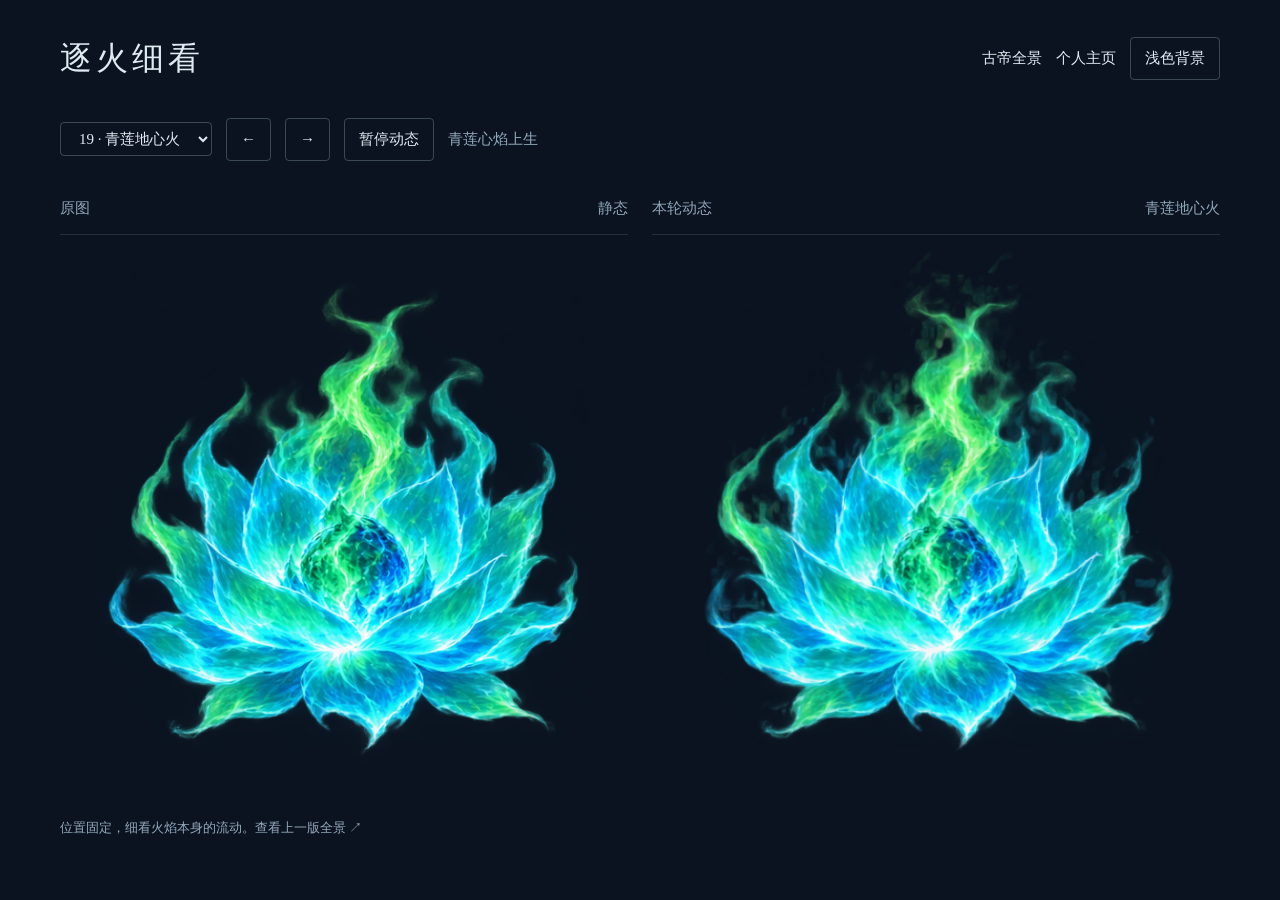
<file: emperor-flames.html>
<!doctype html><html lang="zh-CN"><meta charset="utf-8"><meta name="viewport" content="width=device-width,initial-scale=1"><meta name="robots" content="noindex,follow"><title>逐火细看 | Jia Li</title><style>
*{box-sizing:border-box}body{margin:0;overflow-x:hidden;background:#0b1320;color:#dfebf2;font:15px/1.8 Georgia,'Microsoft YaHei',serif}body.light{background:#fff;color:#26384b}header,main{width:min(1160px,94%);margin:auto}header{padding:30px 0;display:flex;justify-content:space-between;gap:20px;align-items:center;flex-wrap:wrap}h1{font-weight:400;letter-spacing:.12em;font-size:32px;margin:0}a{color:inherit;text-decoration:none}nav,.controls{display:flex;align-items:center;flex-wrap:wrap;gap:14px}button,select{font:inherit;color:inherit;border:1px solid #8196a366;border-radius:4px;background:transparent;padding:7px 14px;cursor:pointer}option{color:#25364b;background:#fff}.controls p{margin:0;color:#91a8ba}.comparison{display:grid;grid-template-columns:1fr 1fr;gap:24px}.comparison figure{margin:0;min-width:0}figcaption{display:flex;justify-content:space-between;color:#8fa6b8;padding:12px 0;border-bottom:1px solid #8697aa35}.flame{position:relative;aspect-ratio:1;background-repeat:no-repeat;background-size:300% 200%;background-position:var(--x) var(--y)}#source{transform:scale(.86)}.flame.has-art-loop{background-image:none!important}.flame canvas{width:100%;height:100%;position:absolute;inset:0}.flame canvas[hidden]{display:none}.page-atmosphere{position:relative;margin-top:22px}.note{color:#93a8ba;font-size:13px}.light .note,.light .controls p{color:#586e80}@media(max-width:700px){.comparison{grid-template-columns:1fr;gap:0}.comparison figure:first-child{display:none}header{padding:20px 0}h1{font-size:26px}}@media(prefers-reduced-motion:reduce){.note::after{content:' · 已按系统设置显示静态原图'}}
</style><header><h1>逐火细看</h1><nav><a href="emperor-preview.html">古帝全景</a><a href="./?background=emperor">个人主页</a><button id="tone">浅色背景</button></nav></header><main><div class="controls"><select id="rank" aria-label="选择异火"><option value="1">01 · 帝炎</option><option value="2">02 · 虚无吞炎</option><option value="3">03 · 净莲妖火</option><option value="4">04 · 金帝焚天炎</option><option value="5">05 · 生灵之焱</option><option value="6">06 · 八荒破灭焱</option><option value="7">07 · 九幽金祖火</option><option value="8">08 · 红莲业火</option><option value="9">09 · 三千焱炎火</option><option value="10">10 · 九幽风炎</option><option value="11">11 · 骨灵冷火</option><option value="12">12 · 九龙雷罡火</option><option value="13">13 · 龟灵地火</option><option value="14">14 · 陨落心炎</option><option value="15">15 · 海心焰</option><option value="16">16 · 火云水炎</option><option value="17">17 · 火山石焰</option><option value="18">18 · 风怒龙炎</option><option value="19">19 · 青莲地心火</option><option value="20">20 · 幽冥毒火</option><option value="21">21 · 阴阳双炎</option><option value="22">22 · 万兽灵火</option><option value="23">23 · 玄黄炎</option></select><button id="previous" aria-label="上一种异火">←</button><button id="next" aria-label="下一种异火">→</button><button id="motion" aria-pressed="true">暂停动态</button><p id="character"></p></div><div class="page-atmosphere" data-art-scope="gallery" data-art-motion="loop" data-background-current="emperor"><section class="comparison" data-background-scene="emperor" data-active><figure><figcaption>原图<span>静态</span></figcaption><div class="flame" id="source"></div></figure><figure><figcaption>本轮动态<span id="name"></span></figcaption><div class="flame" id="live"></div></figure></section></div><p class="note">位置固定，细看火焰本身的流动。<a href="emperor-preview.html?flames=classic">查看上一版全景 ↗</a></p></main><script src="art-loops.js?v=f7f095255bc6"></script><script>
const plates=["assets/heavenly-flames/plate-01-v1.png?v=16e77b274ba3", "assets/heavenly-flames/plate-02-v1.png?v=654b84931f88", "assets/heavenly-flames/plate-03-v1.png?v=1c6f7a924420", "assets/heavenly-flames/plate-04-v1.png?v=34315d9ae831"],names=["帝炎", "虚无吞炎", "净莲妖火", "金帝焚天炎", "生灵之焱", "八荒破灭焱", "九幽金祖火", "红莲业火", "三千焱炎火", "九幽风炎", "骨灵冷火", "九龙雷罡火", "龟灵地火", "陨落心炎", "海心焰", "火云水炎", "火山石焰", "风怒龙炎", "青莲地心火", "幽冥毒火", "阴阳双炎", "万兽灵火", "玄黄炎"],root=document.querySelector('.page-atmosphere'),source=document.querySelector('#source'),live=document.querySelector('#live'),select=document.querySelector('#rank'),cache=new Map();
let generation=0;
async function show(rank){const token=++generation;select.value=String(rank);const url=plates[Math.floor((rank-1)/6)],cell=(rank-1)%6;let image=cache.get(url);if(!image){image=new Image();image.src=url;cache.set(url,image)}await image.decode();if(token!==generation)return;for(const host of[source,live]){host.style.backgroundImage=`url("${url}")`;host.style.setProperty('--x',String(cell%3*50)+'%');host.style.setProperty('--y',String(Math.floor(cell/3)*100)+'%')}live.dataset.emperorFlame=String(rank);JiaArtLoops.emperorFlame(live,image,rank);document.querySelector('#name').textContent=names[rank-1];document.querySelector('#character').textContent=JiaArtLoops.emperorProfiles()[rank-1].motion;const urlState=new URL(location.href);urlState.searchParams.set('rank',rank);history.replaceState(null,'',urlState)}
select.onchange=()=>show(Number(select.value));document.querySelector('#previous').onclick=()=>show((Number(select.value)+21)%23+1);document.querySelector('#next').onclick=()=>show(Number(select.value)%23+1);document.querySelector('#tone').onclick=e=>{document.body.classList.toggle('light');e.currentTarget.textContent=document.body.classList.contains('light')?'深色背景':'浅色背景'};document.querySelector('#motion').onclick=e=>{const run=root.dataset.artMotion==='still';root.dataset.artMotion=run?'loop':'still';e.currentTarget.textContent=run?'暂停动态':'播放动态';e.currentTarget.setAttribute('aria-pressed',String(run));JiaArtLoops.wake()};show(Math.min(23,Math.max(1,Number(new URLSearchParams(location.search).get('rank'))||19)));
</script></html>
</file>
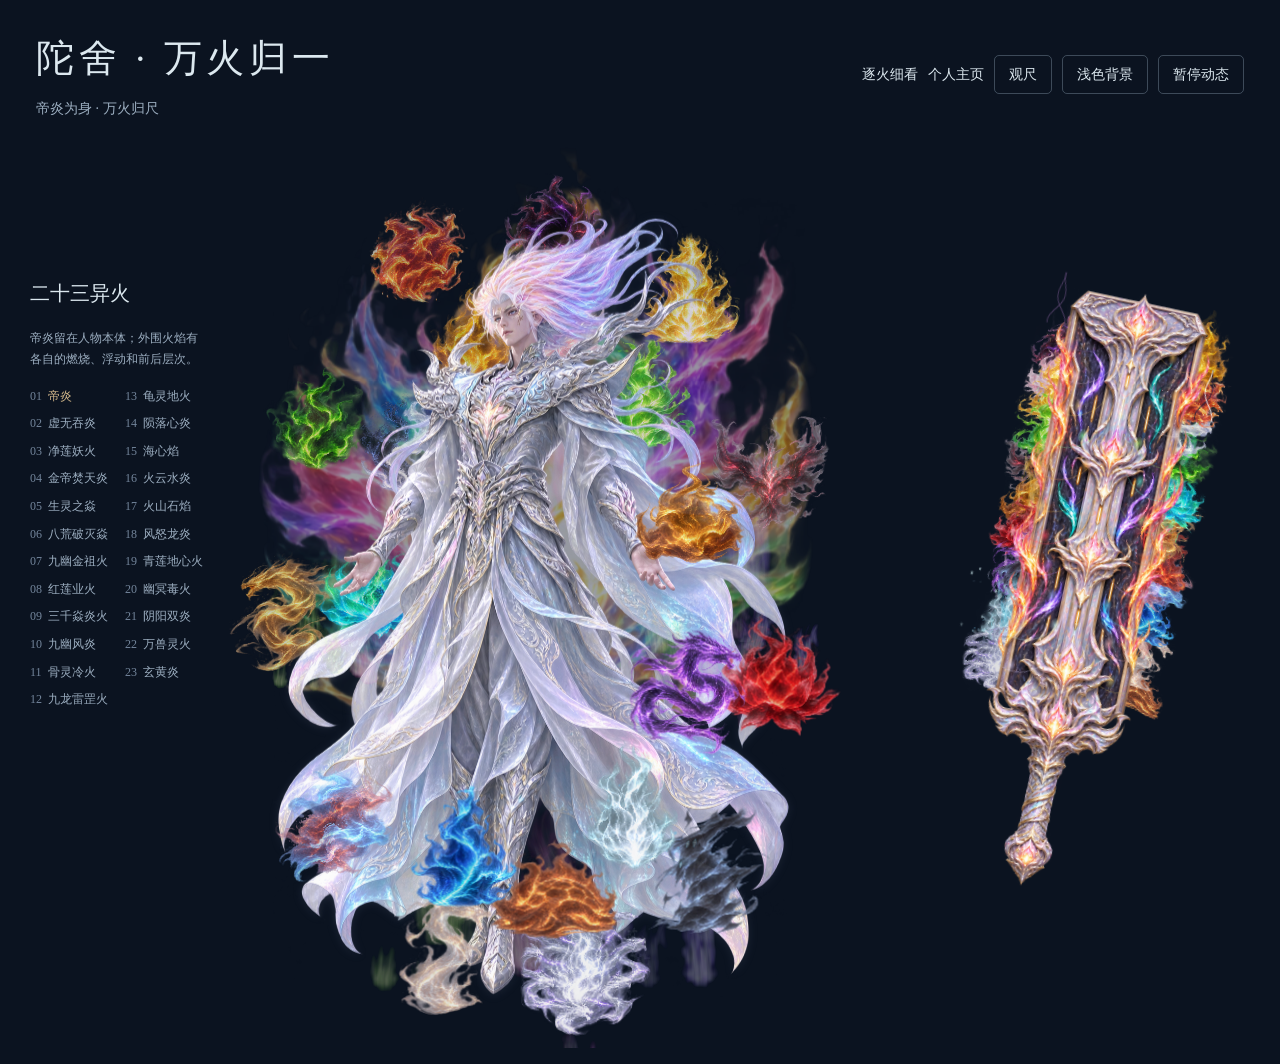
<file: emperor-preview.html>
<!doctype html><html lang="zh-CN"><meta charset="utf-8"><meta name="viewport" content="width=device-width,initial-scale=1"><meta name="robots" content="noindex,follow"><title>陀舍 · 万火归一 | Jia Li</title>
<link rel="stylesheet" href="emperor-scene.css?v=41f63ce405c0"><style>
*{box-sizing:border-box}body{margin:0;overflow-x:hidden;background:#0b1320;color:#dce8ef;font:14px/1.8 Georgia,'Microsoft YaHei',serif}body.light{background:#fff;color:#25364b}header{position:relative;z-index:3;display:flex;justify-content:space-between;gap:20px;padding:24px 36px}a,button{color:inherit}a{text-decoration:none}button{background:none;border:1px solid #8a9daf66;border-radius:5px;padding:6px 14px;cursor:pointer;font:inherit}nav{display:flex;gap:10px;align-items:center}h1{font-size:clamp(28px,3vw,44px);font-weight:400;letter-spacing:.12em;margin:0}p{margin:3px 0;color:#9caec0}.preview-layout{min-height:calc(100vh - 150px);display:grid;grid-template-columns:1fr minmax(500px,780px) 1fr;align-items:center;max-width:1600px;margin:auto}.preview-layout>.page-atmosphere{position:relative;inset:auto;grid-column:2;width:100%;height:min(1100px,105vh);overflow:visible;pointer-events:none}.preview-layout .emperor-tableau{left:0;top:0;width:100%;height:100%;max-width:none;transform:none}.preview-layout .emperor-body{opacity:1}.preview-layout .emperor-orbit-flame{width:24%;max-width:160px}.atmosphere-theme{position:absolute;inset:0}.preview-info{grid-column:1;grid-row:1;padding:30px;align-self:start;margin-top:80px}.preview-info h2{font-weight:400;font-size:20px}.preview-info p{font-size:12px;max-width:190px}.preview-info ol{padding-left:0;list-style:none;font-size:12px;color:#9caec0;columns:2;column-gap:20px}.preview-info li{white-space:nowrap;padding:3px 0}.preview-info li:first-child{color:#d3b88a}.light .preview-info li:first-child{color:#735125}.preview-info span{font-variant-numeric:tabular-nums;margin-right:6px;color:#73859b}@media(max-width:1100px){.preview-layout{grid-template-columns:1fr}.preview-layout>.page-atmosphere{grid-column:1;height:105vw;min-height:550px;max-height:1050px;width:min(100%,780px);margin:auto}.preview-info{grid-row:2;grid-column:1;margin:0;padding:24px 36px}.preview-info ol{columns:4}.preview-info p{max-width:600px}header{padding:20px;flex-wrap:wrap}}@media(prefers-reduced-motion:reduce){.emperor-tableau{transform:none!important}}@media(max-width:550px){.preview-info ol{columns:3}}

.preview-layout{grid-template-columns:230px minmax(0,1fr);max-width:1680px}
.preview-layout>.page-atmosphere{height:min(1020px,100vh)}
.preview-layout .emperor-tableau{left:0;top:0;width:58%;max-width:none}
.preview-layout .emperor-ruler{right:0;top:2%;width:40%;max-width:none;height:95%;transform:none}
.preview-layout .emperor-ruler-float{width:100%;height:100%}
.ruler-focus .preview-layout .emperor-tableau{visibility:hidden}
.ruler-focus .preview-layout .emperor-ruler{right:18%;width:64%;height:100%;top:0}
@media(max-width:1100px){.preview-layout{grid-template-columns:1fr}.preview-layout>.page-atmosphere{width:100%;height:100vw;min-height:500px;grid-column:1}.preview-layout .emperor-tableau{width:60%}.preview-layout .emperor-ruler{width:39%}.preview-info{grid-row:2}.preview-info ol{columns:4}}
@media(max-width:550px){.preview-info ol{columns:3}}
</style><header><div><h1>陀舍 · 万火归一</h1><p>帝炎为身 · 万火归尺</p></div><nav><a href="emperor-flames.html">逐火细看</a><a href="./?background=emperor">个人主页</a><button type="button" id="focus-ruler" aria-pressed="false">观尺</button><button type="button" id="tone">浅色背景</button><button type="button" id="motion" aria-pressed="true">暂停动态</button></nav></header><main class="preview-layout"><section class="preview-info"><h2>二十三异火</h2><p>帝炎留在人物本体；外围火焰有各自的燃烧、浮动和前后层次。</p><ol><li><span>01</span>帝炎</li><li><span>02</span>虚无吞炎</li><li><span>03</span>净莲妖火</li><li><span>04</span>金帝焚天炎</li><li><span>05</span>生灵之焱</li><li><span>06</span>八荒破灭焱</li><li><span>07</span>九幽金祖火</li><li><span>08</span>红莲业火</li><li><span>09</span>三千焱炎火</li><li><span>10</span>九幽风炎</li><li><span>11</span>骨灵冷火</li><li><span>12</span>九龙雷罡火</li><li><span>13</span>龟灵地火</li><li><span>14</span>陨落心炎</li><li><span>15</span>海心焰</li><li><span>16</span>火云水炎</li><li><span>17</span>火山石焰</li><li><span>18</span>风怒龙炎</li><li><span>19</span>青莲地心火</li><li><span>20</span>幽冥毒火</li><li><span>21</span>阴阳双炎</li><li><span>22</span>万兽灵火</li><li><span>23</span>玄黄炎</li></ol></section><div class="page-atmosphere is-moving" data-art-scope="gallery" data-background-current="emperor" data-art-motion="loop"><div class="atmosphere-theme emperor-scene" data-background-scene="emperor" data-active><div class="emperor-tableau" data-emperor-tableau data-emperor-fire="assets/backgrounds/lotus-effects/fusion-448-v1.webp?v=391ba9de7b3b"><canvas class="emperor-fire-back" data-emperor-fire-back></canvas><span class="emperor-origin" data-emperor-flame="1" data-flame-name="帝炎" data-flame-plate="assets/heavenly-flames/plate-01-v1.png?v=16e77b274ba3" style="--cell-x:0%;--cell-y:0%"></span><span class="emperor-orbit-flame" data-emperor-flame="2" data-flame-name="虚无吞炎" data-flame-plate="assets/heavenly-flames/plate-01-v1.png?v=16e77b274ba3" style="--cell-x:50%;--cell-y:0%"></span><span class="emperor-orbit-flame" data-emperor-flame="3" data-flame-name="净莲妖火" data-flame-plate="assets/heavenly-flames/plate-01-v1.png?v=16e77b274ba3" style="--cell-x:100%;--cell-y:0%"></span><span class="emperor-orbit-flame" data-emperor-flame="4" data-flame-name="金帝焚天炎" data-flame-plate="assets/heavenly-flames/plate-01-v1.png?v=16e77b274ba3" style="--cell-x:0%;--cell-y:100%"></span><span class="emperor-orbit-flame" data-emperor-flame="5" data-flame-name="生灵之焱" data-flame-plate="assets/heavenly-flames/plate-01-v1.png?v=16e77b274ba3" style="--cell-x:50%;--cell-y:100%"></span><span class="emperor-orbit-flame" data-emperor-flame="6" data-flame-name="八荒破灭焱" data-flame-plate="assets/heavenly-flames/plate-01-v1.png?v=16e77b274ba3" style="--cell-x:100%;--cell-y:100%"></span><span class="emperor-orbit-flame" data-emperor-flame="7" data-flame-name="九幽金祖火" data-flame-plate="assets/heavenly-flames/plate-02-v1.png?v=654b84931f88" style="--cell-x:0%;--cell-y:0%"></span><span class="emperor-orbit-flame" data-emperor-flame="8" data-flame-name="红莲业火" data-flame-plate="assets/heavenly-flames/plate-02-v1.png?v=654b84931f88" style="--cell-x:50%;--cell-y:0%"></span><span class="emperor-orbit-flame" data-emperor-flame="9" data-flame-name="三千焱炎火" data-flame-plate="assets/heavenly-flames/plate-02-v1.png?v=654b84931f88" style="--cell-x:100%;--cell-y:0%"></span><span class="emperor-orbit-flame" data-emperor-flame="10" data-flame-name="九幽风炎" data-flame-plate="assets/heavenly-flames/plate-02-v1.png?v=654b84931f88" style="--cell-x:0%;--cell-y:100%"></span><span class="emperor-orbit-flame" data-emperor-flame="11" data-flame-name="骨灵冷火" data-flame-plate="assets/heavenly-flames/plate-02-v1.png?v=654b84931f88" style="--cell-x:50%;--cell-y:100%"></span><span class="emperor-orbit-flame" data-emperor-flame="12" data-flame-name="九龙雷罡火" data-flame-plate="assets/heavenly-flames/plate-02-v1.png?v=654b84931f88" style="--cell-x:100%;--cell-y:100%"></span><span class="emperor-orbit-flame" data-emperor-flame="13" data-flame-name="龟灵地火" data-flame-plate="assets/heavenly-flames/plate-03-v1.png?v=1c6f7a924420" style="--cell-x:0%;--cell-y:0%"></span><span class="emperor-orbit-flame" data-emperor-flame="14" data-flame-name="陨落心炎" data-flame-plate="assets/heavenly-flames/plate-03-v1.png?v=1c6f7a924420" style="--cell-x:50%;--cell-y:0%"></span><span class="emperor-orbit-flame" data-emperor-flame="15" data-flame-name="海心焰" data-flame-plate="assets/heavenly-flames/plate-03-v1.png?v=1c6f7a924420" style="--cell-x:100%;--cell-y:0%"></span><span class="emperor-orbit-flame" data-emperor-flame="16" data-flame-name="火云水炎" data-flame-plate="assets/heavenly-flames/plate-03-v1.png?v=1c6f7a924420" style="--cell-x:0%;--cell-y:100%"></span><span class="emperor-orbit-flame" data-emperor-flame="17" data-flame-name="火山石焰" data-flame-plate="assets/heavenly-flames/plate-03-v1.png?v=1c6f7a924420" style="--cell-x:50%;--cell-y:100%"></span><span class="emperor-orbit-flame" data-emperor-flame="18" data-flame-name="风怒龙炎" data-flame-plate="assets/heavenly-flames/plate-03-v1.png?v=1c6f7a924420" style="--cell-x:100%;--cell-y:100%"></span><span class="emperor-orbit-flame" data-emperor-flame="19" data-flame-name="青莲地心火" data-flame-plate="assets/heavenly-flames/plate-04-v1.png?v=34315d9ae831" style="--cell-x:0%;--cell-y:0%"></span><span class="emperor-orbit-flame" data-emperor-flame="20" data-flame-name="幽冥毒火" data-flame-plate="assets/heavenly-flames/plate-04-v1.png?v=34315d9ae831" style="--cell-x:50%;--cell-y:0%"></span><span class="emperor-orbit-flame" data-emperor-flame="21" data-flame-name="阴阳双炎" data-flame-plate="assets/heavenly-flames/plate-04-v1.png?v=34315d9ae831" style="--cell-x:100%;--cell-y:0%"></span><span class="emperor-orbit-flame" data-emperor-flame="22" data-flame-name="万兽灵火" data-flame-plate="assets/heavenly-flames/plate-04-v1.png?v=34315d9ae831" style="--cell-x:0%;--cell-y:100%"></span><span class="emperor-orbit-flame" data-emperor-flame="23" data-flame-name="玄黄炎" data-flame-plate="assets/heavenly-flames/plate-04-v1.png?v=34315d9ae831" style="--cell-x:50%;--cell-y:100%"></span><span class="emperor-body" data-emperor-body><img data-emperor-portrait="assets/backgrounds/tuoshe-emperor-v1.png?v=e324d5c73254" alt="" width="1024" height="1536" decoding="async"></span><canvas class="emperor-fire-front" data-emperor-fire-front></canvas></div><div class="emperor-ruler" data-emperor-ruler><div class="emperor-ruler-float" data-ruler-float><canvas class="emperor-ruler-fire" data-ruler-fire></canvas><span class="emperor-ruler-art" data-ruler-art><img data-ruler-image="assets/backgrounds/heavenly-flame-ruler-v3.png?v=c6100180217e" alt="" width="1024" height="1536" decoding="async"></span><canvas class="emperor-ruler-channels" data-ruler-channels></canvas></div></div></div></div></main><script src="art-loops.js?v=f7f095255bc6"></script><script src="emperor-scene.js?v=4ab661a9b382"></script><script>const root=document.querySelector('.page-atmosphere');document.querySelector('#focus-ruler').onclick=e=>{const focus=document.body.classList.toggle('ruler-focus');e.currentTarget.textContent=focus?'全景':'观尺';e.currentTarget.setAttribute('aria-pressed',String(focus));window.JiaEmperorScene?.wake()};document.querySelector('#tone').onclick=e=>{document.body.classList.toggle('light');e.currentTarget.textContent=document.body.classList.contains('light')?'深色背景':'浅色背景'};document.querySelector('#motion').onclick=e=>{const run=root.dataset.artMotion==='still';root.dataset.artMotion=run?'loop':'still';e.currentTarget.textContent=run?'暂停动态':'播放动态';e.currentTarget.setAttribute('aria-pressed',String(run));window.JiaArtLoops?.wake();window.JiaEmperorScene?.wake()};</script></html>
</file>
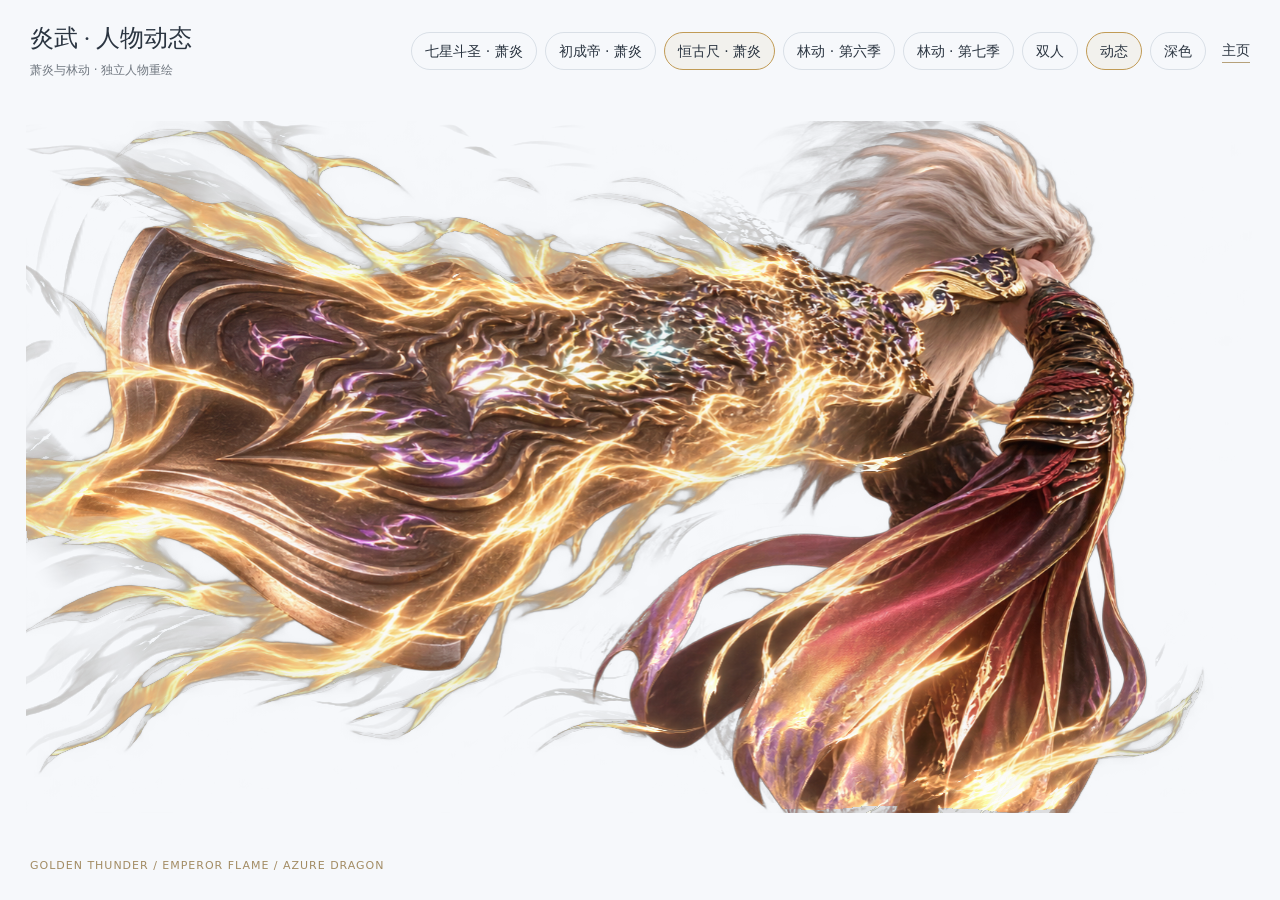
<file: henggu-ruler-preview.html>
<!doctype html><html lang="zh-CN"><meta charset="utf-8"><meta name="viewport" content="width=device-width,initial-scale=1"><title>炎武 · 人物动态</title><link rel="icon" href="assets/favicon.png"><style>*{box-sizing:border-box}body{margin:0;background:#f6f8fb;color:#2b3541;font:14px/1.6 system-ui,'Microsoft YaHei',sans-serif}body.dark{background:#0d1420;color:#e3e9f2}header{position:relative;z-index:3;padding:22px 30px;display:flex;justify-content:space-between;gap:20px;flex-wrap:wrap}h1{font:500 24px/1.4 Georgia,serif;margin:0 0 5px}p{font-size:12px;opacity:.65;margin:0}nav{display:flex;align-items:center;gap:8px;flex-wrap:wrap}button,a{font:inherit;color:inherit}button{border:1px solid #91a1b44a;border-radius:22px;background:transparent;padding:7px 13px;cursor:pointer}button[aria-pressed=true]{border-color:#c19b55;background:#c19b5514}a{text-decoration:none;border-bottom:1px solid #b6a17a;margin-left:8px}.page-atmosphere{display:flex;justify-content:center;min-height:calc(100vh - 145px);gap:0}.study{position:relative;width:min(590px,92vw,calc((100vh - 140px)*.86));height:calc(100vh - 145px);min-height:300px}.study[hidden]{display:none!important}.ambient-presence{position:relative;width:100%;height:100%;isolation:isolate;mask-image:linear-gradient(#000 0 88%,transparent 100%)}.ambient-raster{width:100%;height:100%;object-fit:contain;position:relative;z-index:1}.seven-star-art canvas{position:absolute;inset:0;width:100%;height:100%;pointer-events:none}[data-thunder-back]{z-index:0}[data-thunder-front]{z-index:2}[data-character-flow]{position:absolute;inset:0;width:100%;height:100%;object-fit:contain;z-index:2;pointer-events:none}.character-energy[data-flow-active] img{opacity:0}.duo .study{width:min(46vw,540px)}footer{padding:0 30px 15px;color:#a38c64;font-size:11px;letter-spacing:.09em}button:focus-visible,a:focus-visible{outline:2px solid #ba9654;outline-offset:4px}@media(max-width:700px){header{padding:16px 18px;gap:12px}h1{font-size:21px}button{font-size:11px;padding:5px 9px}.study{height:calc(100svh - 220px);width:95vw}.page-atmosphere{min-height:calc(100svh - 230px)}footer{padding:0 18px 12px;font-size:9px}.duo .study{height:calc(100svh - 230px)}}.study[data-study="henggu-ruler"]{width:min(1250px,96vw);height:calc(100svh - 170px)}[data-character-energy="henggu-ruler"]{mask-image:none}.character-energy [data-character-flow]{visibility:hidden}.character-energy[data-flow-active] [data-character-flow]{visibility:visible}.character-energy[data-flow-active] img{opacity:1;visibility:hidden}</style><header><div><h1>炎武 · 人物动态</h1><p>萧炎与林动 · 独立人物重绘</p></div><nav><button data-view="seven-star" aria-pressed="false">七星斗圣 · 萧炎</button><button data-view="young-emperor" aria-pressed="false">初成帝 · 萧炎</button><button data-view="henggu-ruler" aria-pressed="true">恒古尺 · 萧炎</button><button data-view="lindong-six" aria-pressed="false">林动 · 第六季</button><button data-view="lindong-seven" aria-pressed="false">林动 · 第七季</button><button data-view="duo" aria-pressed="false">双人</button><button id="motion" aria-pressed="true">动态</button><button id="theme">深色</button><a href="./?background=lotus&amp;artmotion=loop">主页</a></nav></header><main class="page-atmosphere" data-background-current="lotus" data-art-scope="gallery" data-art-motion="loop"><div class="study" data-study="seven-star" hidden><div class="ambient-presence seven-star-art" data-seven-star><canvas data-thunder-back aria-hidden="true"></canvas><img class="ambient-raster" data-imagery-src="assets/backgrounds/anime-v2/xiaoyan-seven-star-v4-lossless.webp?v=b0e231d63b45" width="1122" height="1402" alt="" decoding="async" fetchpriority="low" draggable="false"><canvas data-thunder-front aria-hidden="true"></canvas></div></div><div class="study" data-study="young-emperor" hidden><div class="ambient-presence character-energy" data-character-energy="young-emperor"><img class="ambient-raster" data-imagery-src="assets/backgrounds/anime-v2/xiaoyan-young-emperor-v2-lossless.webp?v=f0d9dcda363d" width="1199" height="1312" alt="" decoding="async" fetchpriority="low" draggable="false"><canvas data-character-flow aria-hidden="true"></canvas></div></div><div class="study" data-study="henggu-ruler"><div class="ambient-presence character-energy" data-character-energy="henggu-ruler"><img class="ambient-raster" data-imagery-src="assets/backgrounds/anime-v2/xiaoyan-henggu-v1-lossless.webp?v=a3a04f596baa" width="1672" height="941" alt="" decoding="async" fetchpriority="low" draggable="false"><canvas data-character-flow aria-hidden="true"></canvas></div></div><div class="study" data-study="lindong-six" hidden><div class="ambient-presence character-energy" data-character-energy="lindong-six"><img class="ambient-raster" data-imagery-src="assets/backgrounds/anime-v2/lindong-six-v1-lossless.webp?v=58bf57e2375d" width="1154" height="1363" alt="" decoding="async" fetchpriority="low" draggable="false"><canvas data-character-flow aria-hidden="true"></canvas></div></div><div class="study" data-study="lindong-seven" hidden><div class="ambient-presence character-energy" data-character-energy="lindong-seven"><img class="ambient-raster" data-imagery-src="assets/backgrounds/anime-v2/lindong-seven-v1-lossless.webp?v=7008c9704934" width="1086" height="1448" alt="" decoding="async" fetchpriority="low" draggable="false"><canvas data-character-flow aria-hidden="true"></canvas></div></div></main><footer>GOLDEN THUNDER / EMPEROR FLAME / AZURE DRAGON</footer><script>"use strict";
(() => {
  const root=document.querySelector('.page-atmosphere');
  const hosts=[...document.querySelectorAll('[data-seven-star]')];
  if(!root||!hosts.length)return;
  const reduced=matchMedia('(prefers-reduced-motion: reduce)'),wide=matchMedia('(min-width:1041px)');
  const entries=hosts.map(host=>({host,image:host.querySelector('img'),back:host.querySelector('[data-thunder-back]'),front:host.querySelector('[data-thunder-front]'),inside:false,paints:0}));
  const clamp=x=>Math.max(0,Math.min(1,x));
  const random=n=>{const v=Math.sin(n*127.1+311.7)*43758.5453;return v-Math.floor(v);};
  const smooth=x=>{x=clamp(x);return x*x*(3-2*x);};
  let frame=0,last=0,clock=0,lastPaint=0;
  // Physical contact points on the armor. Each discharge rebuilds its channel;
  // face and eyes stay outside the front-layer routes.
  const routes=[
    [[.25,.33],[.13,.39],[.20,.54]],
    [[.76,.29],[.94,.36],[.87,.52]],
    [[.15,.49],[.07,.64],[.16,.81]],
    [[.83,.48],[.95,.67],[.85,.86]],
    [[.22,.39],[.10,.29],[.13,.19]],
    [[.79,.34],[.94,.23],[.91,.13]],
    [[.30,.67],[.22,.80],[.38,.94]],
    [[.72,.67],[.84,.80],[.70,.96]]
  ];
  function pathPoints(route,seed){
    const points=[];
    for(let j=0;j<route.length-1;j++){
      const a=route[j],b=route[j+1],dx=b[0]-a[0],dy=b[1]-a[1],len=Math.hypot(dx,dy);
      function split(p,q,depth,s){
        if(!depth){points.push(p);return;}
        const jitter=(random(s)-.5)*len*.36*Math.pow(.53,5-depth),mx=(p[0]+q[0])*.5-dy/len*jitter,my=(p[1]+q[1])*.5+dx/len*jitter;
        split(p,[mx,my],depth-1,s*1.73+19);split([mx,my],q,depth-1,s*2.13+41);
      }
      split(a,b,5,seed+j*71);
    }
    points.push(route.at(-1));return points;
  }
  function stroke(ctx,points,alpha,width,reveal=1){
    if(alpha<=0)return;
    const count=Math.max(2,Math.ceil(points.length*reveal));
    ctx.beginPath();ctx.moveTo(points[0][0],points[0][1]);
    for(let i=1;i<count;i++)ctx.lineTo(points[i][0],points[i][1]);
    ctx.globalAlpha=alpha;ctx.lineCap='round';ctx.lineJoin='round';
    ctx.strokeStyle='#e99409';ctx.lineWidth=width*13;ctx.globalAlpha=alpha*.055;ctx.stroke();
    ctx.strokeStyle='#ffb619';ctx.lineWidth=width*6;ctx.globalAlpha=alpha*.18;ctx.stroke();
    ctx.strokeStyle='#ffdc66';ctx.lineWidth=width*2.9;ctx.globalAlpha=alpha*.66;ctx.stroke();
    ctx.strokeStyle='#fffbe6';ctx.lineWidth=width;ctx.globalAlpha=alpha;ctx.stroke();
  }
  function bolt(ctx,route,index,t,foreground){
    const period=.72+random(index+8)*1.32;
    const tick=t/period+random(index+19)*3,cycle=Math.floor(tick),age=tick-cycle;
    // A channel has a finite strike, a short return stroke, then extinguishes.
    const seconds=age*period;
    const envelope=seconds<.022?smooth(seconds/.022):
      Math.exp(-(seconds-.022)*14)+.76*Math.exp(-Math.pow((seconds-.12)/.023,2))+.42*Math.exp(-Math.pow((seconds-.23)/.018,2));
    const flicker=.84+.16*Math.sin(age*211+index);
    const seed=index*379+cycle*997;
    const points=pathPoints(route,seed),alpha=clamp(envelope*flicker)*(foreground?1:.88);
    const reveal=Math.min(1,seconds/.026);
    stroke(ctx,points,alpha,foreground?.0033:.0028,reveal);
    for(let j=0;j<4;j++){
      const k=Math.floor(points.length*(.27+j*.2)),p=points[k],side=index%2?1:-1;
      const end=[p[0]+side*(.035+random(seed+j+4)*.07),p[1]-.035-random(seed+j+9)*.06];
      stroke(ctx,pathPoints([p,[(p[0]+end[0])*.5+.016*side,(p[1]+end[1])*.5],end],seed+j*113),alpha*.75,.00125,reveal);
    }
    if(seconds>.06&&seconds<.32)stroke(ctx,points,.18*(1-(seconds-.06)/.26),.0008,1);
  }
  function resize(entry){
    const box=entry.host.getBoundingClientRect();
    const ratio=Math.min(devicePixelRatio||1,2),w=Math.max(1,Math.ceil(box.width*ratio)),h=Math.max(1,Math.ceil(box.height*ratio));
    for(const canvas of [entry.back,entry.front])if(canvas.width!==w||canvas.height!==h){canvas.width=w;canvas.height=h;}
  }
  function paint(entry,t,staticPose=false){
    resize(entry);
    for(const [layer,canvas] of [entry.back,entry.front].entries()){
      const ctx=canvas.getContext('2d');ctx.clearRect(0,0,canvas.width,canvas.height);
      if(staticPose)continue;
      ctx.save();ctx.scale(canvas.width,canvas.height);
      if(layer===0){
        routes.forEach((route,i)=>bolt(ctx,route,i,t,false));
      }else{
        const cuffs=[
          [[.26,.39],[.37,.45],[.46,.52]],[[.74,.37],[.65,.45],[.58,.52]],
          [[.44,.51],[.52,.59],[.43,.67]],[[.67,.48],[.72,.59],[.62,.67]],
          [[.19,.60],[.23,.72],[.17,.84]],[[.83,.60],[.77,.72],[.83,.83]],
          [[.34,.66],[.49,.70],[.62,.67]],[[.37,.75],[.47,.84],[.43,.91]]
        ];
        cuffs.forEach((r,i)=>bolt(ctx,r,12+i,t,true));
        for(let i=0;i<22;i++){
          const a=(t*(.18+random(i)*.12)+random(i+40))%1;
          const x=.5+(i%2?1:-1)*(.21+.13*random(i+6))+.012*Math.sin(t*2+i);
          const y=.91-a*.8;ctx.globalAlpha=Math.sin(a*Math.PI)*.65;
          ctx.fillStyle=i%3?'#eab54a':'#fff1b5';ctx.fillRect(x,y,.0017,.0025+random(i+9)*.002);
        }
      }
      ctx.restore();
    }
    entry.paints++;
  }
  function selected(){return root.dataset.backgroundCurrent==='lotus'&&(wide.matches||root.dataset.artScope==='gallery');}
  function eligible(e){return selected()&&e.inside&&!e.host.closest('[hidden]')&&e.image.complete&&e.image.naturalWidth>0&&e.image.hasAttribute('data-art-ready');}
  function moving(){return !document.hidden&&!reduced.matches&&root.dataset.artMotion!=='still';}
  function tick(now){
    frame=0;if(!moving()||!entries.some(eligible)){last=0;return;}
    clock+=last?Math.min(now-last,80)/1000:0;last=now;
    if(now-lastPaint>=1000/30){entries.filter(eligible).forEach(e=>paint(e,clock));lastPaint=now;}
    frame=requestAnimationFrame(tick);
  }
  function wake(){
    cancelAnimationFrame(frame);frame=0;last=0;
    if(!moving()||!selected()){entries.forEach(e=>paint(e,clock,true));return;}
    if(entries.some(eligible))frame=requestAnimationFrame(tick);
  }
  const crossings=new IntersectionObserver(changes=>{changes.forEach(change=>{const e=entries.find(e=>e.host===change.target);if(e)e.inside=change.isIntersecting;});wake();});
  entries.forEach(e=>{crossings.observe(e.host);new MutationObserver(wake).observe(e.image,{attributes:true,attributeFilter:['data-art-ready']});e.image.addEventListener('load',wake);});
  new MutationObserver(wake).observe(root,{attributes:true,attributeFilter:['data-background-current','data-art-motion','data-background-layout']});
  new ResizeObserver(wake).observe(hosts[0]);
  document.addEventListener('visibilitychange',wake);wide.addEventListener('change',wake);reduced.addEventListener('change',wake);
  window.JiaSevenStar={inspect:()=>({running:!!frame,clock,selected:selected(),entries:entries.map(e=>({paints:e.paints,visible:e.inside,ready:e.image.complete&&e.image.naturalWidth>0,width:e.back.width,height:e.back.height}))}),renderAt:t=>{cancelAnimationFrame(frame);frame=0;entries.forEach(e=>paint(e,t));},wake};
  wake();
})();
</script><script>"use strict";
// Independent character paintings with local light transport, never video footage.
(() => {
  const root=document.querySelector('.page-atmosphere');
  if(!root)return;
  const reduced=matchMedia('(prefers-reduced-motion: reduce)'),wide=matchMedia('(min-width:1041px)');
  const groups=[...root.querySelectorAll('[data-character-cycle]')].map((host,i)=>({host,forms:[...host.children],index:0,age:0,period:26+i*5}));
  const entries=[...root.querySelectorAll('[data-character-energy]')].map(host=>({host,image:host.querySelector('img'),canvas:host.querySelector('canvas'),paints:0,inside:false}));
  const selected=()=>root.dataset.backgroundCurrent==='lotus'&&(wide.matches||root.dataset.artScope==='gallery');
  const moving=()=>selected()&&!document.hidden&&!reduced.matches&&root.dataset.artMotion!=='still';
  const visible=e=>e.inside&&!e.host.closest('[hidden]')&&e.image.complete&&e.image.naturalWidth>0&&e.image.hasAttribute('data-art-ready');
  let frame=0,last=0,clock=0,painted=0;
  const vertex='attribute vec2 position;varying vec2 uv;void main(){uv=position*.5+.5;gl_Position=vec4(position,0.,1.);}';
  const fragment=`precision highp float;
    varying vec2 uv;uniform sampler2D picture;uniform sampler2D protection;uniform float time;uniform float kind;
    float hash(vec2 p){return fract(sin(dot(p,vec2(127.1,311.7)))*43758.5453);}
    float noise(vec2 p){vec2 i=floor(p),f=fract(p);f=f*f*(3.-2.*f);return mix(mix(hash(i),hash(i+vec2(1,0)),f.x),mix(hash(i+vec2(0,1)),hash(i+vec2(1)),f.x),f.y);}
    vec4 art(vec2 p){if(min(p.x,p.y)<0.||max(p.x,p.y)>1.)return vec4(0.);return texture2D(picture,p);}
    float energy(vec4 c){
      if(kind<.5)return smoothstep(.07,.23,c.r-c.b)*smoothstep(.32,.7,c.g);
      return smoothstep(.10,.32,max(c.g,c.b)-c.r)*smoothstep(.38,.7,max(c.g,c.b));
    }
    float rulerFire(vec4 c){
      vec3 rgb=c.rgb/max(c.a,.001);
      return smoothstep(.06,.22,rgb.r-rgb.b)*smoothstep(.36,.73,rgb.g)*smoothstep(.08,.32,c.a);
    }
    vec4 rulerFlow(vec4 base,float keep){
      // Premultiplied texture interpolation prevents dark fringes on the soft fire edges.
      if(keep>.97)return vec4(base.rgb/max(base.a,.001),base.a);
      float broad=noise(uv*vec2(10.,7.)+vec2(time*.8,-time*1.6));
      float detail=noise(uv*vec2(26.,19.)+vec2(-time*1.3,-time*2.7));
      vec2 offset=vec2((broad-.5)*.024,(detail-.5)*.036)*(1.-keep);
      vec4 bent=art(uv+offset);
      float fuel=rulerFire(base)*(1.-keep);
      vec4 color=mix(base,bent,fuel*.88);
      color.rgb*=1.+fuel*(.06+.16*detail);
      for(int i=0;i<3;i++){
        float phase=fract(time*.58+float(i)/3.);
        vec2 source=uv+vec2(phase*.065+(broad-.5)*.018,-phase*.095);
        vec4 flame=art(source);
        float sourceKeep=texture2D(protection,clamp(source,0.,1.)).r;
        float life=pow(sin(phase*3.14159265),1.9);
        float amount=rulerFire(flame)*(1.-sourceKeep)*(1.-keep)*life*.28;
        amount*=smoothstep(.34,.75,broad+.23*detail);
        vec4 plume=flame*amount;
        color+=plume*(1.-color.a);
      }
      return vec4(color.rgb/max(color.a,.001),color.a);
    }
    void main(){
      vec4 base=art(uv);float keep=texture2D(protection,uv).r;
      if(kind>1.5){gl_FragColor=rulerFlow(base,keep);return;}
      float field=noise(vec2(uv.x*11.+time*.31,uv.y*9.-time*1.5));
      float fine=noise(vec2(uv.x*27.-time*.83,uv.y*21.-time*2.7));
      vec2 bend=vec2((field-.5)*.020+(fine-.5)*.006,(fine-.5)*.010);
      vec4 bent=art(uv+bend*(1.-keep));
      float painted=energy(base)*(1.-keep);
      // Only the painted energy distorts. Face, cloth, metal and hands use exact source pixels.
      vec4 color=mix(base,bent,painted*.88);
      float light=painted*(.10+.18*pow(field,3.));
      color.rgb+=color.rgb*light;
      for(int i=0;i<2;i++){
        float phase=fract(time*.72+float(i)*.5);
        vec2 source=uv-vec2((field-.5)*.028,phase*.075);
        vec4 trail=art(source);
        float sourceKeep=texture2D(protection,clamp(source,0.,1.)).r;
        float life=pow(sin(phase*3.14159265),1.6);
        float a=energy(trail)*trail.a*(1.-sourceKeep)*(1.-keep)*life*.34;
        a*=smoothstep(.30,.67,field+.24*fine);
        // A short-lived rising continuation uses the original flame's colors and texture.
        vec3 premul=color.rgb*color.a+trail.rgb*a*(1.-color.a*.65);
        float alpha=color.a+a*(1.-color.a);
        color=vec4(premul/max(alpha,.001),alpha);
      }
      gl_FragColor=color;
    }`;
  const masks={
    'young-emperor':{polygon:[[.28,0],[.75,0],[.66,.17],[.60,.28],[.75,.33],[.79,.43],[.88,.47],[.81,.60],[.62,.62],[.72,1],[.17,1],[.23,.70],[.08,.94],[.04,.91],[.10,.70],[.22,.52],[.23,.32],[.27,.24]],face:[.39,.23,.17,.18]},
    'lindong-six':{polygon:[[.35,.23],[.68,.22],[.78,.40],[.75,.64],[.92,.79],[.92,.85],[.80,.83],[.93,1],[.11,1],[.31,.66],[.28,.44]],face:[.52,.15,.14,.15]},
    'lindong-seven':{polygon:[[.30,0],[.68,0],[.79,.18],[.82,.27],[.72,.34],[.88,.50],[.83,.69],[.90,.79],[.75,.86],[.57,.75],[.62,1],[.04,1],[.20,.74],[.03,.90],[.01,.84],[.12,.66],[.20,.44],[.27,.26]],face:[.39,.18,.17,.16]},
    'henggu-ruler':{polygon:[[.087,.169],[.18,.219],[.35,.244],[.52,.237],[.66,.224],[.74,.253],[.77,.40],[.68,.49],[.58,.50],[.47,.66],[.39,.76],[.24,.80],[.15,.70],[.10,.58],[.03,.46],[.06,.34]],face:[.82,.24,.095,.21],
      body:[[.85,.18],[.895,.23],[.91,.37],[.92,.57],[.92,.87],[.84,.96],[.69,.89],[.60,.79],[.54,.76],[.59,.67],[.70,.57],[.75,.41],[.79,.32]]}
  };
  function prepare(e){
    if(e.gl||e.failed)return !!e.gl;
    try{
      const gl=e.canvas.getContext('webgl',{alpha:true,premultipliedAlpha:false,antialias:false,preserveDrawingBuffer:true});
      if(!gl)throw Error('WebGL unavailable');
      const compile=(type,source)=>{const s=gl.createShader(type);gl.shaderSource(s,source);gl.compileShader(s);if(!gl.getShaderParameter(s,gl.COMPILE_STATUS))throw Error(gl.getShaderInfoLog(s));return s;};
      const program=gl.createProgram();gl.attachShader(program,compile(gl.VERTEX_SHADER,vertex));gl.attachShader(program,compile(gl.FRAGMENT_SHADER,fragment));gl.linkProgram(program);
      if(!gl.getProgramParameter(program,gl.LINK_STATUS))throw Error(gl.getProgramInfoLog(program));
      gl.useProgram(program);const buffer=gl.createBuffer();gl.bindBuffer(gl.ARRAY_BUFFER,buffer);gl.bufferData(gl.ARRAY_BUFFER,new Float32Array([-1,-1,1,-1,-1,1,-1,1,1,-1,1,1]),gl.STATIC_DRAW);
      const a=gl.getAttribLocation(program,'position');gl.enableVertexAttribArray(a);gl.vertexAttribPointer(a,2,gl.FLOAT,false,0,0);
      const mask=document.createElement('canvas');mask.width=512;mask.height=512;const ctx=mask.getContext('2d'),shape=masks[e.host.dataset.characterEnergy];
      ctx.fillStyle='black';ctx.fillRect(0,0,512,512);ctx.fillStyle='white';ctx.shadowColor='white';ctx.shadowBlur=9;
      ctx.beginPath();shape.polygon.forEach(([x,y],i)=>ctx[i?'lineTo':'moveTo'](x*512,y*512));ctx.closePath();ctx.fill();
      const [x,y,rx,ry]=shape.face;ctx.beginPath();ctx.ellipse(x*512,y*512,rx*512,ry*512,0,0,Math.PI*2);ctx.fill();
      if(shape.body){ctx.beginPath();shape.body.forEach(([x,y],i)=>ctx[i?'lineTo':'moveTo'](x*512,y*512));ctx.closePath();ctx.fill();}
      const ruler=e.host.dataset.characterEnergy==='henggu-ruler';
      [e.image,mask].forEach((image,i)=>{gl.activeTexture(gl.TEXTURE0+i);gl.bindTexture(gl.TEXTURE_2D,gl.createTexture());gl.texParameteri(gl.TEXTURE_2D,gl.TEXTURE_MIN_FILTER,gl.LINEAR);gl.texParameteri(gl.TEXTURE_2D,gl.TEXTURE_MAG_FILTER,gl.LINEAR);gl.texParameteri(gl.TEXTURE_2D,gl.TEXTURE_WRAP_S,gl.CLAMP_TO_EDGE);gl.texParameteri(gl.TEXTURE_2D,gl.TEXTURE_WRAP_T,gl.CLAMP_TO_EDGE);gl.pixelStorei(gl.UNPACK_FLIP_Y_WEBGL,true);gl.pixelStorei(gl.UNPACK_PREMULTIPLY_ALPHA_WEBGL,ruler&&i===0);gl.texImage2D(gl.TEXTURE_2D,0,gl.RGBA,gl.RGBA,gl.UNSIGNED_BYTE,image);});
      gl.uniform1i(gl.getUniformLocation(program,'picture'),0);gl.uniform1i(gl.getUniformLocation(program,'protection'),1);
      gl.uniform1f(gl.getUniformLocation(program,'kind'),ruler?2:e.host.dataset.characterEnergy==='young-emperor'?0:1);
      e.gl=gl;e.program=program;e.time=gl.getUniformLocation(program,'time');e.canvas.addEventListener('webglcontextlost',event=>{event.preventDefault();e.failed=true;e.host.removeAttribute('data-flow-active');});
      return true;
    }catch(error){e.failed=String(error);e.host.removeAttribute('data-flow-active');return false;}
  }
  function paint(e,t){
    if(!prepare(e))return;
    const displayHeight=Math.min(e.host.clientHeight,e.host.clientWidth*e.image.naturalHeight/e.image.naturalWidth);
    const bottom=(e.host.clientHeight+displayHeight)/2;
    const fade=e.host.dataset.characterEnergy==='henggu-ruler'?'none':`linear-gradient(#000 ${bottom-displayHeight*.13}px,transparent ${bottom}px)`;
    e.canvas.style.maskImage=fade;e.image.style.maskImage=fade;
    const w=Math.max(1,Math.min(e.image.naturalWidth,Math.ceil(e.host.clientWidth*Math.min(devicePixelRatio||1,2))));
    const h=Math.ceil(w*e.image.naturalHeight/e.image.naturalWidth);
    if(e.canvas.width!==w||e.canvas.height!==h){e.canvas.width=w;e.canvas.height=h;}
    e.gl.viewport(0,0,w,h);e.gl.useProgram(e.program);e.gl.uniform1f(e.time,t);e.gl.drawArrays(e.gl.TRIANGLES,0,6);e.canvas.style.opacity=getComputedStyle(e.image).opacity;e.host.setAttribute('data-flow-active','');e.paints++;
  }
  function choose(group,index){
    group.index=(index+group.forms.length)%group.forms.length;group.age=0;
    group.forms.forEach((form,i)=>{form.hidden=i!==group.index;});
    document.dispatchEvent(new Event('jia-character-change'));window.JiaSevenStar?.wake();wake();
  }
  function tick(now){
    frame=0;if(!moving()){last=0;return;}
    const dt=last?Math.min(now-last,100)/1000:0;clock+=dt;last=now;
    groups.forEach(g=>{g.age+=dt;if(g.age>=g.period)choose(g,g.index+1);});
    if(now-painted>1000/30){entries.filter(visible).forEach(e=>paint(e,clock));painted=now;}
    if(!frame)frame=requestAnimationFrame(tick);
  }
  function wake(){
    cancelAnimationFrame(frame);frame=0;last=0;
    if(moving()&&(groups.length||entries.some(visible)))frame=requestAnimationFrame(tick);
    else entries.forEach(e=>e.host.removeAttribute('data-flow-active'));
  }
  const io=new IntersectionObserver(changes=>{changes.forEach(c=>{const e=entries.find(e=>e.host===c.target);if(e)e.inside=c.isIntersecting;});wake();});
  entries.forEach(e=>{io.observe(e.host);e.image.addEventListener('load',wake);new MutationObserver(wake).observe(e.image,{attributes:true,attributeFilter:['data-art-ready']});});
  new MutationObserver(wake).observe(root,{attributes:true,subtree:true,attributeFilter:['data-background-current','data-art-motion','hidden']});
  document.addEventListener('visibilitychange',wake);reduced.addEventListener('change',wake);wide.addEventListener('change',wake);window.addEventListener('resize',wake);
  window.JiaCharacterArt={select:(side,name)=>{const g=groups.find(g=>g.host.dataset.characterCycle===side);if(g){const i=g.forms.findIndex(f=>f.dataset.characterForm===name);if(i>=0)choose(g,i);}},inspect:()=>({moving:moving(),running:!!frame,clock,source:'independent generated transparent art; no footage',groups:groups.map(g=>({side:g.host.dataset.characterCycle,form:g.forms[g.index].dataset.characterForm,age:g.age})),entries:entries.map(e=>({name:e.host.dataset.characterEnergy,visible:visible(e),paints:e.paints,failed:e.failed||false,width:e.canvas.width,height:e.canvas.height}))}),renderAt:t=>{cancelAnimationFrame(frame);frame=0;entries.filter(visible).forEach(e=>paint(e,t));},wake};
  const requested=new URLSearchParams(location.search).get('character');
  const requestedGroup=groups.find(g=>g.forms.some(f=>f.dataset.characterForm===requested));
  if(requestedGroup)choose(requestedGroup,requestedGroup.forms.findIndex(f=>f.dataset.characterForm===requested));
  wake();
})();
</script><script>const root=document.querySelector('.page-atmosphere');
function show(name){document.body.classList.toggle('duo',name==='duo');document.querySelectorAll('[data-study]').forEach(study=>{const visible=name==='duo'?['young-emperor','lindong-seven'].includes(study.dataset.study):study.dataset.study===name;study.hidden=!visible;if(visible){const img=study.querySelector('img');if(!img.src){img.onload=async()=>{await img.decode();img.setAttribute('data-art-ready','');window.JiaSevenStar?.wake();window.JiaCharacterArt?.wake()};img.src=img.dataset.imagerySrc;}}});document.querySelectorAll('[data-view]').forEach(b=>b.setAttribute('aria-pressed',String(b.dataset.view===name)));window.JiaSevenStar?.wake();window.JiaCharacterArt?.wake();}
document.querySelectorAll('[data-view]').forEach(b=>b.onclick=()=>show(b.dataset.view));document.querySelector('#theme').onclick=e=>{document.body.classList.toggle('dark');e.target.textContent=document.body.classList.contains('dark')?'浅色':'深色'};document.querySelector('#motion').onclick=e=>{const on=root.dataset.artMotion==='still';root.dataset.artMotion=on?'loop':'still';e.target.textContent=on?'动态':'静态';e.target.setAttribute('aria-pressed',String(on))};show('henggu-ruler');</script></html>
</file>
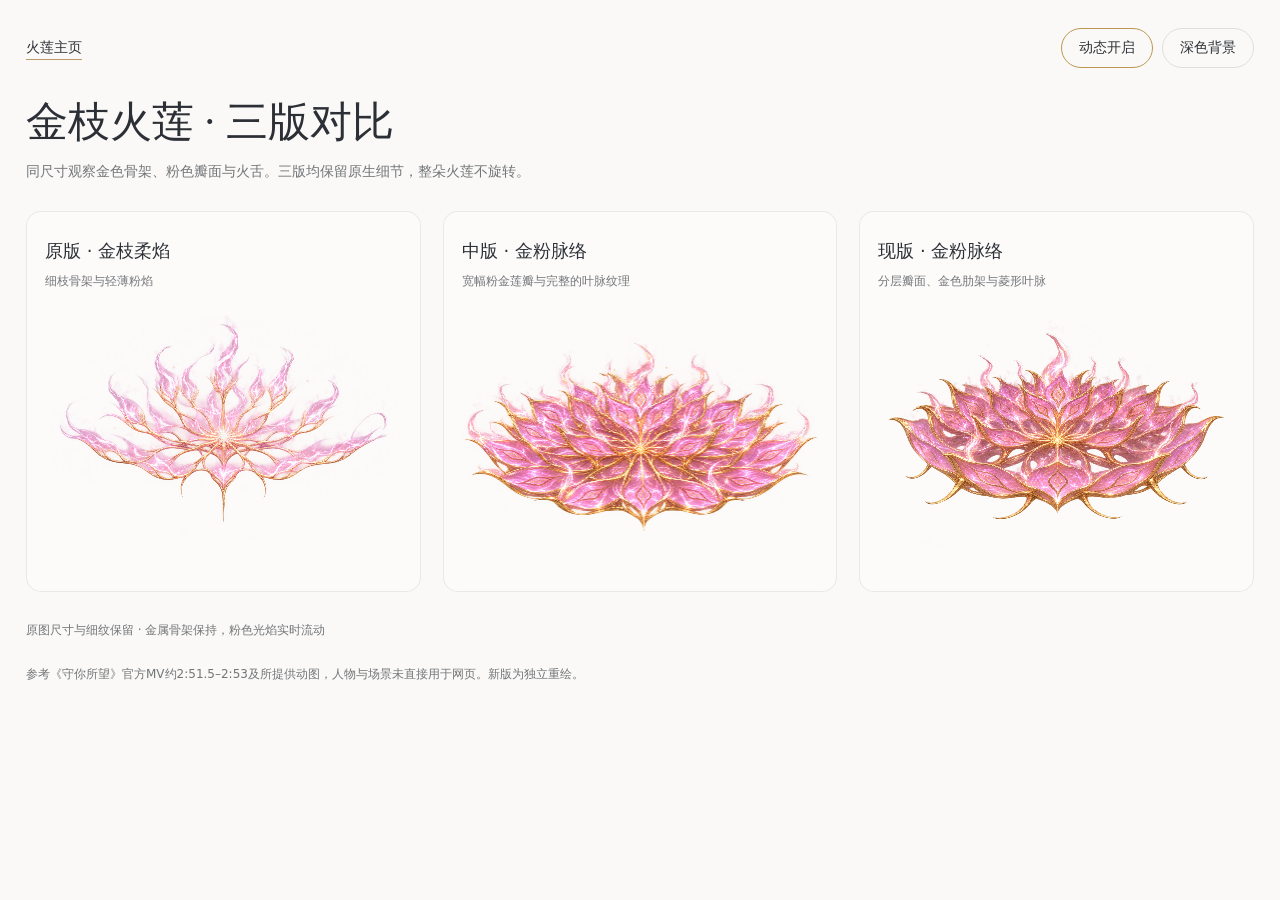
<file: pink-lotus-comparison.html>
<!doctype html><html lang="zh-CN"><meta charset="utf-8"><meta name="viewport" content="width=device-width,initial-scale=1"><meta name="robots" content="noindex,follow"><title>金枝火莲 · 三版对比</title><link rel="icon" href="assets/favicon.png"><style>
*{box-sizing:border-box}body{margin:0;padding:28px 26px 40px;background:#faf9f7;color:#2c3036;font:14px/1.7 system-ui,'Microsoft YaHei',sans-serif}body.dark{background:#10151e;color:#e7ebf2}main{max-width:1400px;margin:auto}nav{display:flex;align-items:center;justify-content:space-between;gap:16px}a{color:inherit;text-decoration:none;border-bottom:1px solid #ba9b67}h1{font:500 clamp(26px,3.5vw,42px)/1.4 Georgia,'Noto Serif CJK SC',serif;margin:25px 0 8px}h2{font-size:18px;font-weight:500;margin:0}p{margin:4px 0 15px;opacity:.65}.controls{display:flex;gap:9px}button{font:inherit;border:1px solid #9aa6b44d;border-radius:24px;color:inherit;background:transparent;padding:7px 17px;cursor:pointer}button[aria-pressed=true]{border-color:#be9654}button:focus-visible,a:focus-visible{outline:2px solid #be9654;outline-offset:4px}.grid{display:grid;grid-template-columns:repeat(3,minmax(0,1fr));gap:22px;margin:28px 0}.card{padding:24px 18px 14px;border:1px solid #a9b0bd40;border-radius:15px;background:#ffffff65}.dark .card{background:#17202c99}.card p{font-size:12px}.stage{position:relative;aspect-ratio:3/2;width:100%;margin:24px auto}.lotus-frame{position:absolute;inset:0;background-position:center;background-repeat:no-repeat;background-size:contain}.lotus-frame.has-art-loop{background-size:0}.art-loop-canvas{width:100%;height:100%;object-fit:contain;display:block}.art-loop-canvas[hidden]{display:none!important}footer{font-size:12px;opacity:.65;margin-top:20px}#status{font-size:12px;min-height:24px}@media(max-width:760px){body{padding:20px 15px}.grid{grid-template-columns:1fr;gap:16px}.card{padding:18px 12px}.stage{margin:10px auto}h1{font-size:27px}.controls{gap:6px}button{font-size:12px;padding:6px 10px}}@media(prefers-reduced-motion:reduce){.art-loop-canvas{display:none!important}.lotus-frame.has-art-loop{background-size:contain}}
</style><main><nav><a href="./?background=lotus&amp;lotus=branches&amp;artmotion=loop">火莲主页</a><div class="controls"><button id="motion" aria-pressed="true">动态开启</button><button id="tone">深色背景</button></div></nav><h1>金枝火莲 · 三版对比</h1><p>同尺寸观察金色骨架、粉色瓣面与火舌。三版均保留原生细节，整朵火莲不旋转。</p><div class="page-atmosphere" data-art-scope="gallery" data-art-motion="loop" data-background-current="lotus"><div class="grid" data-background-scene="lotus" data-active><section class="card"><h2>原版 · 金枝柔焰</h2><p>细枝骨架与轻薄粉焰</p>
      <div class="stage" data-lotus-instance="0" data-lotus-stage="14"><span class="lotus-frame" data-lotus-frame="14" style="background-image:url('assets/backgrounds/fire-lotus-branches-v1-lossless.webp?v=57317d7d0799')"></span></div></section><section class="card"><h2>中版 · 金粉脉络</h2><p>宽幅粉金莲瓣与完整的叶脉纹理</p>
      <div class="stage" data-lotus-instance="1" data-lotus-stage="15"><span class="lotus-frame" data-lotus-frame="15" style="background-image:url('assets/backgrounds/fire-lotus-branches-intermediate-v1-lossless.webp?v=85d6f5f4c721')"></span></div></section><section class="card"><h2>现版 · 金粉脉络</h2><p>分层瓣面、金色肋架与菱形叶脉</p>
      <div class="stage" data-lotus-instance="2" data-lotus-stage="12"><span class="lotus-frame" data-lotus-frame="12" style="background-image:url('assets/backgrounds/fire-lotus-branches-v2-lossless.webp?v=9ea8075e085f')"></span></div></section></div></div><p id="status" role="status">正在加载三版火莲…</p><footer>参考《守你所望》官方MV约2:51.5–2:53及所提供动图，人物与场景未直接用于网页。新版为独立重绘。</footer></main><script src="art-loops.js?v=1a53294124f8"></script><script>
const root=document.querySelector('.page-atmosphere'),status=document.querySelector('#status');
const sources=['assets/backgrounds/fire-lotus-branches-v1-lossless.webp?v=57317d7d0799', 'assets/backgrounds/fire-lotus-branches-intermediate-v1-lossless.webp?v=85d6f5f4c721', 'assets/backgrounds/fire-lotus-branches-v2-lossless.webp?v=9ea8075e085f'];
Promise.all([...document.querySelectorAll('[data-lotus-instance]')].map(async(item,i)=>{const image=new Image();image.src=sources[i];await image.decode();JiaArtLoops.lotus(item,Number(item.dataset.lotusStage),image)})).then(()=>{status.textContent='原图尺寸与细纹保留 · 金属骨架保持，粉色光焰实时流动'}).catch(()=>{status.textContent='素材未加载完成，请刷新重试'});
document.querySelector('#tone').onclick=e=>{document.body.classList.toggle('dark');e.target.textContent=document.body.classList.contains('dark')?'浅色背景':'深色背景'};
document.querySelector('#motion').onclick=e=>{const play=root.dataset.artMotion==='still';root.dataset.artMotion=play?'loop':'still';e.target.textContent=play?'动态开启':'动态暂停';e.target.setAttribute('aria-pressed',String(play));JiaArtLoops.wake()};
</script></html>
</file>
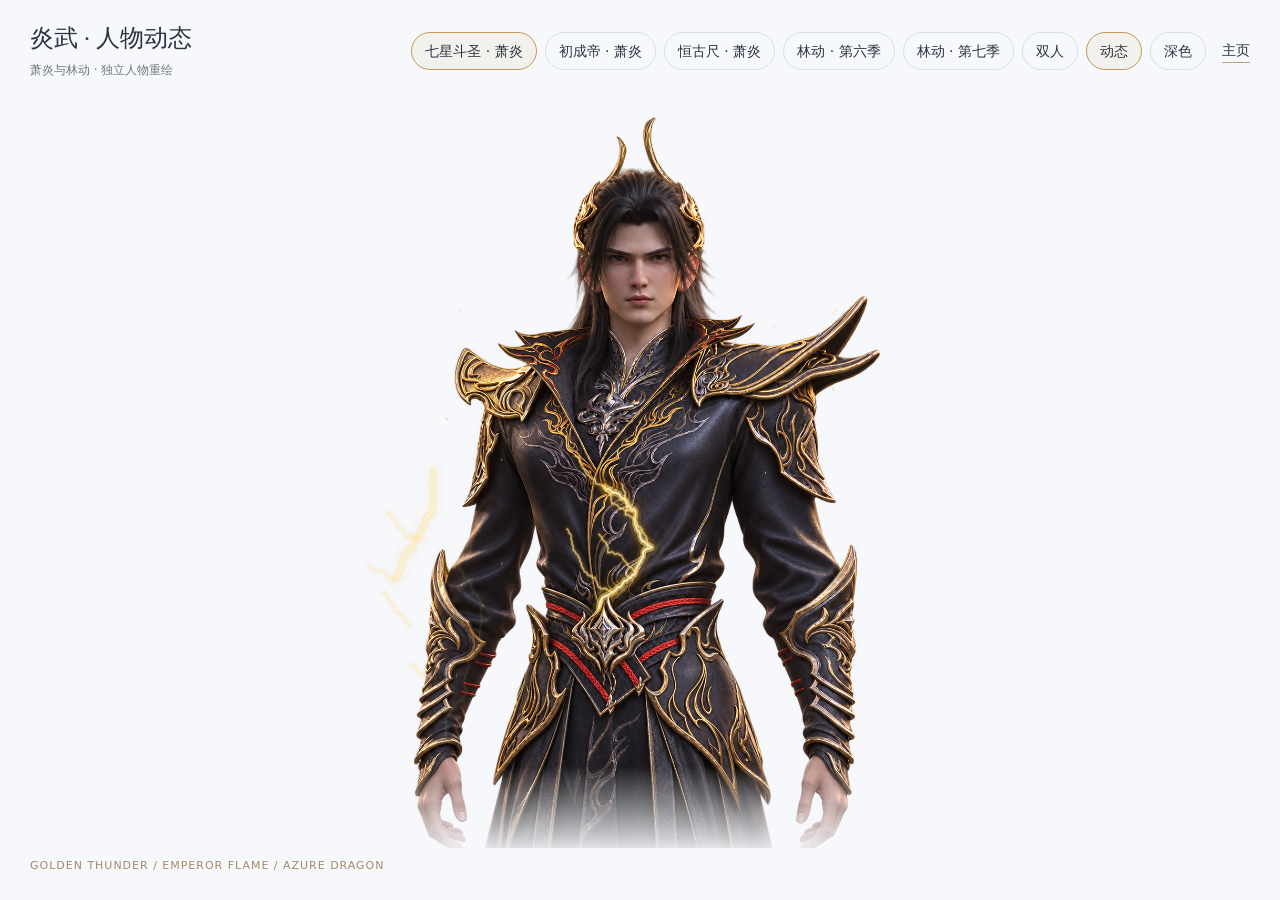
<file: seven-star-preview.html>
<!doctype html><html lang="zh-CN"><meta charset="utf-8"><meta name="viewport" content="width=device-width,initial-scale=1"><title>炎武 · 人物动态</title><link rel="icon" href="assets/favicon.png"><style>*{box-sizing:border-box}body{margin:0;background:#f6f8fb;color:#2b3541;font:14px/1.6 system-ui,'Microsoft YaHei',sans-serif}body.dark{background:#0d1420;color:#e3e9f2}header{position:relative;z-index:3;padding:22px 30px;display:flex;justify-content:space-between;gap:20px;flex-wrap:wrap}h1{font:500 24px/1.4 Georgia,serif;margin:0 0 5px}p{font-size:12px;opacity:.65;margin:0}nav{display:flex;align-items:center;gap:8px;flex-wrap:wrap}button,a{font:inherit;color:inherit}button{border:1px solid #91a1b44a;border-radius:22px;background:transparent;padding:7px 13px;cursor:pointer}button[aria-pressed=true]{border-color:#c19b55;background:#c19b5514}a{text-decoration:none;border-bottom:1px solid #b6a17a;margin-left:8px}.page-atmosphere{display:flex;justify-content:center;min-height:calc(100vh - 145px);gap:0}.study{position:relative;width:min(590px,92vw,calc((100vh - 140px)*.86));height:calc(100vh - 145px);min-height:300px}.study[hidden]{display:none!important}.ambient-presence{position:relative;width:100%;height:100%;isolation:isolate;mask-image:linear-gradient(#000 0 88%,transparent 100%)}.ambient-raster{width:100%;height:100%;object-fit:contain;position:relative;z-index:1}.seven-star-art canvas{position:absolute;inset:0;width:100%;height:100%;pointer-events:none}[data-thunder-back]{z-index:0}[data-thunder-front]{z-index:2}[data-character-flow]{position:absolute;inset:0;width:100%;height:100%;object-fit:contain;z-index:2;pointer-events:none}.character-energy[data-flow-active] img{opacity:0}.duo .study{width:min(46vw,540px)}footer{padding:0 30px 15px;color:#a38c64;font-size:11px;letter-spacing:.09em}button:focus-visible,a:focus-visible{outline:2px solid #ba9654;outline-offset:4px}@media(max-width:700px){header{padding:16px 18px;gap:12px}h1{font-size:21px}button{font-size:11px;padding:5px 9px}.study{height:calc(100svh - 220px);width:95vw}.page-atmosphere{min-height:calc(100svh - 230px)}footer{padding:0 18px 12px;font-size:9px}.duo .study{height:calc(100svh - 230px)}}.study[data-study="henggu-ruler"]{width:min(1250px,96vw);height:calc(100svh - 170px)}[data-character-energy="henggu-ruler"]{mask-image:none}.character-energy [data-character-flow]{visibility:hidden}.character-energy[data-flow-active] [data-character-flow]{visibility:visible}.character-energy[data-flow-active] img{opacity:1;visibility:hidden}</style><header><div><h1>炎武 · 人物动态</h1><p>萧炎与林动 · 独立人物重绘</p></div><nav><button data-view="seven-star" aria-pressed="true">七星斗圣 · 萧炎</button><button data-view="young-emperor" aria-pressed="false">初成帝 · 萧炎</button><button data-view="henggu-ruler" aria-pressed="false">恒古尺 · 萧炎</button><button data-view="lindong-six" aria-pressed="false">林动 · 第六季</button><button data-view="lindong-seven" aria-pressed="false">林动 · 第七季</button><button data-view="duo" aria-pressed="false">双人</button><button id="motion" aria-pressed="true">动态</button><button id="theme">深色</button><a href="./?background=lotus&amp;artmotion=loop">主页</a></nav></header><main class="page-atmosphere" data-background-current="lotus" data-art-scope="gallery" data-art-motion="loop"><div class="study" data-study="seven-star"><div class="ambient-presence seven-star-art" data-seven-star><canvas data-thunder-back aria-hidden="true"></canvas><img class="ambient-raster" data-imagery-src="assets/backgrounds/anime-v2/xiaoyan-seven-star-v4-lossless.webp?v=b0e231d63b45" width="1122" height="1402" alt="" decoding="async" fetchpriority="low" draggable="false"><canvas data-thunder-front aria-hidden="true"></canvas></div></div><div class="study" data-study="young-emperor" hidden><div class="ambient-presence character-energy" data-character-energy="young-emperor"><img class="ambient-raster" data-imagery-src="assets/backgrounds/anime-v2/xiaoyan-young-emperor-v2-lossless.webp?v=f0d9dcda363d" width="1199" height="1312" alt="" decoding="async" fetchpriority="low" draggable="false"><canvas data-character-flow aria-hidden="true"></canvas></div></div><div class="study" data-study="henggu-ruler" hidden><div class="ambient-presence character-energy" data-character-energy="henggu-ruler"><img class="ambient-raster" data-imagery-src="assets/backgrounds/anime-v2/xiaoyan-henggu-v1-lossless.webp?v=a3a04f596baa" width="1672" height="941" alt="" decoding="async" fetchpriority="low" draggable="false"><canvas data-character-flow aria-hidden="true"></canvas></div></div><div class="study" data-study="lindong-six" hidden><div class="ambient-presence character-energy" data-character-energy="lindong-six"><img class="ambient-raster" data-imagery-src="assets/backgrounds/anime-v2/lindong-six-v1-lossless.webp?v=58bf57e2375d" width="1154" height="1363" alt="" decoding="async" fetchpriority="low" draggable="false"><canvas data-character-flow aria-hidden="true"></canvas></div></div><div class="study" data-study="lindong-seven" hidden><div class="ambient-presence character-energy" data-character-energy="lindong-seven"><img class="ambient-raster" data-imagery-src="assets/backgrounds/anime-v2/lindong-seven-v1-lossless.webp?v=7008c9704934" width="1086" height="1448" alt="" decoding="async" fetchpriority="low" draggable="false"><canvas data-character-flow aria-hidden="true"></canvas></div></div></main><footer>GOLDEN THUNDER / EMPEROR FLAME / AZURE DRAGON</footer><script>"use strict";
(() => {
  const root=document.querySelector('.page-atmosphere');
  const hosts=[...document.querySelectorAll('[data-seven-star]')];
  if(!root||!hosts.length)return;
  const reduced=matchMedia('(prefers-reduced-motion: reduce)'),wide=matchMedia('(min-width:1041px)');
  const entries=hosts.map(host=>({host,image:host.querySelector('img'),back:host.querySelector('[data-thunder-back]'),front:host.querySelector('[data-thunder-front]'),inside:false,paints:0}));
  const clamp=x=>Math.max(0,Math.min(1,x));
  const random=n=>{const v=Math.sin(n*127.1+311.7)*43758.5453;return v-Math.floor(v);};
  const smooth=x=>{x=clamp(x);return x*x*(3-2*x);};
  let frame=0,last=0,clock=0,lastPaint=0;
  // Physical contact points on the armor. Each discharge rebuilds its channel;
  // face and eyes stay outside the front-layer routes.
  const routes=[
    [[.25,.33],[.13,.39],[.20,.54]],
    [[.76,.29],[.94,.36],[.87,.52]],
    [[.15,.49],[.07,.64],[.16,.81]],
    [[.83,.48],[.95,.67],[.85,.86]],
    [[.22,.39],[.10,.29],[.13,.19]],
    [[.79,.34],[.94,.23],[.91,.13]],
    [[.30,.67],[.22,.80],[.38,.94]],
    [[.72,.67],[.84,.80],[.70,.96]]
  ];
  function pathPoints(route,seed){
    const points=[];
    for(let j=0;j<route.length-1;j++){
      const a=route[j],b=route[j+1],dx=b[0]-a[0],dy=b[1]-a[1],len=Math.hypot(dx,dy);
      function split(p,q,depth,s){
        if(!depth){points.push(p);return;}
        const jitter=(random(s)-.5)*len*.36*Math.pow(.53,5-depth),mx=(p[0]+q[0])*.5-dy/len*jitter,my=(p[1]+q[1])*.5+dx/len*jitter;
        split(p,[mx,my],depth-1,s*1.73+19);split([mx,my],q,depth-1,s*2.13+41);
      }
      split(a,b,5,seed+j*71);
    }
    points.push(route.at(-1));return points;
  }
  function stroke(ctx,points,alpha,width,reveal=1){
    if(alpha<=0)return;
    const count=Math.max(2,Math.ceil(points.length*reveal));
    ctx.beginPath();ctx.moveTo(points[0][0],points[0][1]);
    for(let i=1;i<count;i++)ctx.lineTo(points[i][0],points[i][1]);
    ctx.globalAlpha=alpha;ctx.lineCap='round';ctx.lineJoin='round';
    ctx.strokeStyle='#e99409';ctx.lineWidth=width*13;ctx.globalAlpha=alpha*.055;ctx.stroke();
    ctx.strokeStyle='#ffb619';ctx.lineWidth=width*6;ctx.globalAlpha=alpha*.18;ctx.stroke();
    ctx.strokeStyle='#ffdc66';ctx.lineWidth=width*2.9;ctx.globalAlpha=alpha*.66;ctx.stroke();
    ctx.strokeStyle='#fffbe6';ctx.lineWidth=width;ctx.globalAlpha=alpha;ctx.stroke();
  }
  function bolt(ctx,route,index,t,foreground){
    const period=.72+random(index+8)*1.32;
    const tick=t/period+random(index+19)*3,cycle=Math.floor(tick),age=tick-cycle;
    // A channel has a finite strike, a short return stroke, then extinguishes.
    const seconds=age*period;
    const envelope=seconds<.022?smooth(seconds/.022):
      Math.exp(-(seconds-.022)*14)+.76*Math.exp(-Math.pow((seconds-.12)/.023,2))+.42*Math.exp(-Math.pow((seconds-.23)/.018,2));
    const flicker=.84+.16*Math.sin(age*211+index);
    const seed=index*379+cycle*997;
    const points=pathPoints(route,seed),alpha=clamp(envelope*flicker)*(foreground?1:.88);
    const reveal=Math.min(1,seconds/.026);
    stroke(ctx,points,alpha,foreground?.0033:.0028,reveal);
    for(let j=0;j<4;j++){
      const k=Math.floor(points.length*(.27+j*.2)),p=points[k],side=index%2?1:-1;
      const end=[p[0]+side*(.035+random(seed+j+4)*.07),p[1]-.035-random(seed+j+9)*.06];
      stroke(ctx,pathPoints([p,[(p[0]+end[0])*.5+.016*side,(p[1]+end[1])*.5],end],seed+j*113),alpha*.75,.00125,reveal);
    }
    if(seconds>.06&&seconds<.32)stroke(ctx,points,.18*(1-(seconds-.06)/.26),.0008,1);
  }
  function resize(entry){
    const box=entry.host.getBoundingClientRect();
    const ratio=Math.min(devicePixelRatio||1,2),w=Math.max(1,Math.ceil(box.width*ratio)),h=Math.max(1,Math.ceil(box.height*ratio));
    for(const canvas of [entry.back,entry.front])if(canvas.width!==w||canvas.height!==h){canvas.width=w;canvas.height=h;}
  }
  function paint(entry,t,staticPose=false){
    resize(entry);
    for(const [layer,canvas] of [entry.back,entry.front].entries()){
      const ctx=canvas.getContext('2d');ctx.clearRect(0,0,canvas.width,canvas.height);
      if(staticPose)continue;
      ctx.save();ctx.scale(canvas.width,canvas.height);
      if(layer===0){
        routes.forEach((route,i)=>bolt(ctx,route,i,t,false));
      }else{
        const cuffs=[
          [[.26,.39],[.37,.45],[.46,.52]],[[.74,.37],[.65,.45],[.58,.52]],
          [[.44,.51],[.52,.59],[.43,.67]],[[.67,.48],[.72,.59],[.62,.67]],
          [[.19,.60],[.23,.72],[.17,.84]],[[.83,.60],[.77,.72],[.83,.83]],
          [[.34,.66],[.49,.70],[.62,.67]],[[.37,.75],[.47,.84],[.43,.91]]
        ];
        cuffs.forEach((r,i)=>bolt(ctx,r,12+i,t,true));
        for(let i=0;i<22;i++){
          const a=(t*(.18+random(i)*.12)+random(i+40))%1;
          const x=.5+(i%2?1:-1)*(.21+.13*random(i+6))+.012*Math.sin(t*2+i);
          const y=.91-a*.8;ctx.globalAlpha=Math.sin(a*Math.PI)*.65;
          ctx.fillStyle=i%3?'#eab54a':'#fff1b5';ctx.fillRect(x,y,.0017,.0025+random(i+9)*.002);
        }
      }
      ctx.restore();
    }
    entry.paints++;
  }
  function selected(){return root.dataset.backgroundCurrent==='lotus'&&(wide.matches||root.dataset.artScope==='gallery');}
  function eligible(e){return selected()&&e.inside&&!e.host.closest('[hidden]')&&e.image.complete&&e.image.naturalWidth>0&&e.image.hasAttribute('data-art-ready');}
  function moving(){return !document.hidden&&!reduced.matches&&root.dataset.artMotion!=='still';}
  function tick(now){
    frame=0;if(!moving()||!entries.some(eligible)){last=0;return;}
    clock+=last?Math.min(now-last,80)/1000:0;last=now;
    if(now-lastPaint>=1000/30){entries.filter(eligible).forEach(e=>paint(e,clock));lastPaint=now;}
    frame=requestAnimationFrame(tick);
  }
  function wake(){
    cancelAnimationFrame(frame);frame=0;last=0;
    if(!moving()||!selected()){entries.forEach(e=>paint(e,clock,true));return;}
    if(entries.some(eligible))frame=requestAnimationFrame(tick);
  }
  const crossings=new IntersectionObserver(changes=>{changes.forEach(change=>{const e=entries.find(e=>e.host===change.target);if(e)e.inside=change.isIntersecting;});wake();});
  entries.forEach(e=>{crossings.observe(e.host);new MutationObserver(wake).observe(e.image,{attributes:true,attributeFilter:['data-art-ready']});e.image.addEventListener('load',wake);});
  new MutationObserver(wake).observe(root,{attributes:true,attributeFilter:['data-background-current','data-art-motion','data-background-layout']});
  new ResizeObserver(wake).observe(hosts[0]);
  document.addEventListener('visibilitychange',wake);wide.addEventListener('change',wake);reduced.addEventListener('change',wake);
  window.JiaSevenStar={inspect:()=>({running:!!frame,clock,selected:selected(),entries:entries.map(e=>({paints:e.paints,visible:e.inside,ready:e.image.complete&&e.image.naturalWidth>0,width:e.back.width,height:e.back.height}))}),renderAt:t=>{cancelAnimationFrame(frame);frame=0;entries.forEach(e=>paint(e,t));},wake};
  wake();
})();
</script><script>"use strict";
// Independent character paintings with local light transport, never video footage.
(() => {
  const root=document.querySelector('.page-atmosphere');
  if(!root)return;
  const reduced=matchMedia('(prefers-reduced-motion: reduce)'),wide=matchMedia('(min-width:1041px)');
  const groups=[...root.querySelectorAll('[data-character-cycle]')].map((host,i)=>({host,forms:[...host.children],index:0,age:0,period:26+i*5}));
  const entries=[...root.querySelectorAll('[data-character-energy]')].map(host=>({host,image:host.querySelector('img'),canvas:host.querySelector('canvas'),paints:0,inside:false}));
  const selected=()=>root.dataset.backgroundCurrent==='lotus'&&(wide.matches||root.dataset.artScope==='gallery');
  const moving=()=>selected()&&!document.hidden&&!reduced.matches&&root.dataset.artMotion!=='still';
  const visible=e=>e.inside&&!e.host.closest('[hidden]')&&e.image.complete&&e.image.naturalWidth>0&&e.image.hasAttribute('data-art-ready');
  let frame=0,last=0,clock=0,painted=0;
  const vertex='attribute vec2 position;varying vec2 uv;void main(){uv=position*.5+.5;gl_Position=vec4(position,0.,1.);}';
  const fragment=`precision highp float;
    varying vec2 uv;uniform sampler2D picture;uniform sampler2D protection;uniform float time;uniform float kind;
    float hash(vec2 p){return fract(sin(dot(p,vec2(127.1,311.7)))*43758.5453);}
    float noise(vec2 p){vec2 i=floor(p),f=fract(p);f=f*f*(3.-2.*f);return mix(mix(hash(i),hash(i+vec2(1,0)),f.x),mix(hash(i+vec2(0,1)),hash(i+vec2(1)),f.x),f.y);}
    vec4 art(vec2 p){if(min(p.x,p.y)<0.||max(p.x,p.y)>1.)return vec4(0.);return texture2D(picture,p);}
    float energy(vec4 c){
      if(kind<.5)return smoothstep(.07,.23,c.r-c.b)*smoothstep(.32,.7,c.g);
      return smoothstep(.10,.32,max(c.g,c.b)-c.r)*smoothstep(.38,.7,max(c.g,c.b));
    }
    float rulerFire(vec4 c){
      vec3 rgb=c.rgb/max(c.a,.001);
      return smoothstep(.06,.22,rgb.r-rgb.b)*smoothstep(.36,.73,rgb.g)*smoothstep(.08,.32,c.a);
    }
    vec4 rulerFlow(vec4 base,float keep){
      // Premultiplied texture interpolation prevents dark fringes on the soft fire edges.
      if(keep>.97)return vec4(base.rgb/max(base.a,.001),base.a);
      float broad=noise(uv*vec2(10.,7.)+vec2(time*.8,-time*1.6));
      float detail=noise(uv*vec2(26.,19.)+vec2(-time*1.3,-time*2.7));
      vec2 offset=vec2((broad-.5)*.024,(detail-.5)*.036)*(1.-keep);
      vec4 bent=art(uv+offset);
      float fuel=rulerFire(base)*(1.-keep);
      vec4 color=mix(base,bent,fuel*.88);
      color.rgb*=1.+fuel*(.06+.16*detail);
      for(int i=0;i<3;i++){
        float phase=fract(time*.58+float(i)/3.);
        vec2 source=uv+vec2(phase*.065+(broad-.5)*.018,-phase*.095);
        vec4 flame=art(source);
        float sourceKeep=texture2D(protection,clamp(source,0.,1.)).r;
        float life=pow(sin(phase*3.14159265),1.9);
        float amount=rulerFire(flame)*(1.-sourceKeep)*(1.-keep)*life*.28;
        amount*=smoothstep(.34,.75,broad+.23*detail);
        vec4 plume=flame*amount;
        color+=plume*(1.-color.a);
      }
      return vec4(color.rgb/max(color.a,.001),color.a);
    }
    void main(){
      vec4 base=art(uv);float keep=texture2D(protection,uv).r;
      if(kind>1.5){gl_FragColor=rulerFlow(base,keep);return;}
      float field=noise(vec2(uv.x*11.+time*.31,uv.y*9.-time*1.5));
      float fine=noise(vec2(uv.x*27.-time*.83,uv.y*21.-time*2.7));
      vec2 bend=vec2((field-.5)*.020+(fine-.5)*.006,(fine-.5)*.010);
      vec4 bent=art(uv+bend*(1.-keep));
      float painted=energy(base)*(1.-keep);
      // Only the painted energy distorts. Face, cloth, metal and hands use exact source pixels.
      vec4 color=mix(base,bent,painted*.88);
      float light=painted*(.10+.18*pow(field,3.));
      color.rgb+=color.rgb*light;
      for(int i=0;i<2;i++){
        float phase=fract(time*.72+float(i)*.5);
        vec2 source=uv-vec2((field-.5)*.028,phase*.075);
        vec4 trail=art(source);
        float sourceKeep=texture2D(protection,clamp(source,0.,1.)).r;
        float life=pow(sin(phase*3.14159265),1.6);
        float a=energy(trail)*trail.a*(1.-sourceKeep)*(1.-keep)*life*.34;
        a*=smoothstep(.30,.67,field+.24*fine);
        // A short-lived rising continuation uses the original flame's colors and texture.
        vec3 premul=color.rgb*color.a+trail.rgb*a*(1.-color.a*.65);
        float alpha=color.a+a*(1.-color.a);
        color=vec4(premul/max(alpha,.001),alpha);
      }
      gl_FragColor=color;
    }`;
  const masks={
    'young-emperor':{polygon:[[.28,0],[.75,0],[.66,.17],[.60,.28],[.75,.33],[.79,.43],[.88,.47],[.81,.60],[.62,.62],[.72,1],[.17,1],[.23,.70],[.08,.94],[.04,.91],[.10,.70],[.22,.52],[.23,.32],[.27,.24]],face:[.39,.23,.17,.18]},
    'lindong-six':{polygon:[[.35,.23],[.68,.22],[.78,.40],[.75,.64],[.92,.79],[.92,.85],[.80,.83],[.93,1],[.11,1],[.31,.66],[.28,.44]],face:[.52,.15,.14,.15]},
    'lindong-seven':{polygon:[[.30,0],[.68,0],[.79,.18],[.82,.27],[.72,.34],[.88,.50],[.83,.69],[.90,.79],[.75,.86],[.57,.75],[.62,1],[.04,1],[.20,.74],[.03,.90],[.01,.84],[.12,.66],[.20,.44],[.27,.26]],face:[.39,.18,.17,.16]},
    'henggu-ruler':{polygon:[[.087,.169],[.18,.219],[.35,.244],[.52,.237],[.66,.224],[.74,.253],[.77,.40],[.68,.49],[.58,.50],[.47,.66],[.39,.76],[.24,.80],[.15,.70],[.10,.58],[.03,.46],[.06,.34]],face:[.82,.24,.095,.21],
      body:[[.85,.18],[.895,.23],[.91,.37],[.92,.57],[.92,.87],[.84,.96],[.69,.89],[.60,.79],[.54,.76],[.59,.67],[.70,.57],[.75,.41],[.79,.32]]}
  };
  function prepare(e){
    if(e.gl||e.failed)return !!e.gl;
    try{
      const gl=e.canvas.getContext('webgl',{alpha:true,premultipliedAlpha:false,antialias:false,preserveDrawingBuffer:true});
      if(!gl)throw Error('WebGL unavailable');
      const compile=(type,source)=>{const s=gl.createShader(type);gl.shaderSource(s,source);gl.compileShader(s);if(!gl.getShaderParameter(s,gl.COMPILE_STATUS))throw Error(gl.getShaderInfoLog(s));return s;};
      const program=gl.createProgram();gl.attachShader(program,compile(gl.VERTEX_SHADER,vertex));gl.attachShader(program,compile(gl.FRAGMENT_SHADER,fragment));gl.linkProgram(program);
      if(!gl.getProgramParameter(program,gl.LINK_STATUS))throw Error(gl.getProgramInfoLog(program));
      gl.useProgram(program);const buffer=gl.createBuffer();gl.bindBuffer(gl.ARRAY_BUFFER,buffer);gl.bufferData(gl.ARRAY_BUFFER,new Float32Array([-1,-1,1,-1,-1,1,-1,1,1,-1,1,1]),gl.STATIC_DRAW);
      const a=gl.getAttribLocation(program,'position');gl.enableVertexAttribArray(a);gl.vertexAttribPointer(a,2,gl.FLOAT,false,0,0);
      const mask=document.createElement('canvas');mask.width=512;mask.height=512;const ctx=mask.getContext('2d'),shape=masks[e.host.dataset.characterEnergy];
      ctx.fillStyle='black';ctx.fillRect(0,0,512,512);ctx.fillStyle='white';ctx.shadowColor='white';ctx.shadowBlur=9;
      ctx.beginPath();shape.polygon.forEach(([x,y],i)=>ctx[i?'lineTo':'moveTo'](x*512,y*512));ctx.closePath();ctx.fill();
      const [x,y,rx,ry]=shape.face;ctx.beginPath();ctx.ellipse(x*512,y*512,rx*512,ry*512,0,0,Math.PI*2);ctx.fill();
      if(shape.body){ctx.beginPath();shape.body.forEach(([x,y],i)=>ctx[i?'lineTo':'moveTo'](x*512,y*512));ctx.closePath();ctx.fill();}
      const ruler=e.host.dataset.characterEnergy==='henggu-ruler';
      [e.image,mask].forEach((image,i)=>{gl.activeTexture(gl.TEXTURE0+i);gl.bindTexture(gl.TEXTURE_2D,gl.createTexture());gl.texParameteri(gl.TEXTURE_2D,gl.TEXTURE_MIN_FILTER,gl.LINEAR);gl.texParameteri(gl.TEXTURE_2D,gl.TEXTURE_MAG_FILTER,gl.LINEAR);gl.texParameteri(gl.TEXTURE_2D,gl.TEXTURE_WRAP_S,gl.CLAMP_TO_EDGE);gl.texParameteri(gl.TEXTURE_2D,gl.TEXTURE_WRAP_T,gl.CLAMP_TO_EDGE);gl.pixelStorei(gl.UNPACK_FLIP_Y_WEBGL,true);gl.pixelStorei(gl.UNPACK_PREMULTIPLY_ALPHA_WEBGL,ruler&&i===0);gl.texImage2D(gl.TEXTURE_2D,0,gl.RGBA,gl.RGBA,gl.UNSIGNED_BYTE,image);});
      gl.uniform1i(gl.getUniformLocation(program,'picture'),0);gl.uniform1i(gl.getUniformLocation(program,'protection'),1);
      gl.uniform1f(gl.getUniformLocation(program,'kind'),ruler?2:e.host.dataset.characterEnergy==='young-emperor'?0:1);
      e.gl=gl;e.program=program;e.time=gl.getUniformLocation(program,'time');e.canvas.addEventListener('webglcontextlost',event=>{event.preventDefault();e.failed=true;e.host.removeAttribute('data-flow-active');});
      return true;
    }catch(error){e.failed=String(error);e.host.removeAttribute('data-flow-active');return false;}
  }
  function paint(e,t){
    if(!prepare(e))return;
    const displayHeight=Math.min(e.host.clientHeight,e.host.clientWidth*e.image.naturalHeight/e.image.naturalWidth);
    const bottom=(e.host.clientHeight+displayHeight)/2;
    const fade=e.host.dataset.characterEnergy==='henggu-ruler'?'none':`linear-gradient(#000 ${bottom-displayHeight*.13}px,transparent ${bottom}px)`;
    e.canvas.style.maskImage=fade;e.image.style.maskImage=fade;
    const w=Math.max(1,Math.min(e.image.naturalWidth,Math.ceil(e.host.clientWidth*Math.min(devicePixelRatio||1,2))));
    const h=Math.ceil(w*e.image.naturalHeight/e.image.naturalWidth);
    if(e.canvas.width!==w||e.canvas.height!==h){e.canvas.width=w;e.canvas.height=h;}
    e.gl.viewport(0,0,w,h);e.gl.useProgram(e.program);e.gl.uniform1f(e.time,t);e.gl.drawArrays(e.gl.TRIANGLES,0,6);e.canvas.style.opacity=getComputedStyle(e.image).opacity;e.host.setAttribute('data-flow-active','');e.paints++;
  }
  function choose(group,index){
    group.index=(index+group.forms.length)%group.forms.length;group.age=0;
    group.forms.forEach((form,i)=>{form.hidden=i!==group.index;});
    document.dispatchEvent(new Event('jia-character-change'));window.JiaSevenStar?.wake();wake();
  }
  function tick(now){
    frame=0;if(!moving()){last=0;return;}
    const dt=last?Math.min(now-last,100)/1000:0;clock+=dt;last=now;
    groups.forEach(g=>{g.age+=dt;if(g.age>=g.period)choose(g,g.index+1);});
    if(now-painted>1000/30){entries.filter(visible).forEach(e=>paint(e,clock));painted=now;}
    if(!frame)frame=requestAnimationFrame(tick);
  }
  function wake(){
    cancelAnimationFrame(frame);frame=0;last=0;
    if(moving()&&(groups.length||entries.some(visible)))frame=requestAnimationFrame(tick);
    else entries.forEach(e=>e.host.removeAttribute('data-flow-active'));
  }
  const io=new IntersectionObserver(changes=>{changes.forEach(c=>{const e=entries.find(e=>e.host===c.target);if(e)e.inside=c.isIntersecting;});wake();});
  entries.forEach(e=>{io.observe(e.host);e.image.addEventListener('load',wake);new MutationObserver(wake).observe(e.image,{attributes:true,attributeFilter:['data-art-ready']});});
  new MutationObserver(wake).observe(root,{attributes:true,subtree:true,attributeFilter:['data-background-current','data-art-motion','hidden']});
  document.addEventListener('visibilitychange',wake);reduced.addEventListener('change',wake);wide.addEventListener('change',wake);window.addEventListener('resize',wake);
  window.JiaCharacterArt={select:(side,name)=>{const g=groups.find(g=>g.host.dataset.characterCycle===side);if(g){const i=g.forms.findIndex(f=>f.dataset.characterForm===name);if(i>=0)choose(g,i);}},inspect:()=>({moving:moving(),running:!!frame,clock,source:'independent generated transparent art; no footage',groups:groups.map(g=>({side:g.host.dataset.characterCycle,form:g.forms[g.index].dataset.characterForm,age:g.age})),entries:entries.map(e=>({name:e.host.dataset.characterEnergy,visible:visible(e),paints:e.paints,failed:e.failed||false,width:e.canvas.width,height:e.canvas.height}))}),renderAt:t=>{cancelAnimationFrame(frame);frame=0;entries.filter(visible).forEach(e=>paint(e,t));},wake};
  const requested=new URLSearchParams(location.search).get('character');
  const requestedGroup=groups.find(g=>g.forms.some(f=>f.dataset.characterForm===requested));
  if(requestedGroup)choose(requestedGroup,requestedGroup.forms.findIndex(f=>f.dataset.characterForm===requested));
  wake();
})();
</script><script>const root=document.querySelector('.page-atmosphere');
function show(name){document.body.classList.toggle('duo',name==='duo');document.querySelectorAll('[data-study]').forEach(study=>{const visible=name==='duo'?['young-emperor','lindong-seven'].includes(study.dataset.study):study.dataset.study===name;study.hidden=!visible;if(visible){const img=study.querySelector('img');if(!img.src){img.onload=async()=>{await img.decode();img.setAttribute('data-art-ready','');window.JiaSevenStar?.wake();window.JiaCharacterArt?.wake()};img.src=img.dataset.imagerySrc;}}});document.querySelectorAll('[data-view]').forEach(b=>b.setAttribute('aria-pressed',String(b.dataset.view===name)));window.JiaSevenStar?.wake();window.JiaCharacterArt?.wake();}
document.querySelectorAll('[data-view]').forEach(b=>b.onclick=()=>show(b.dataset.view));document.querySelector('#theme').onclick=e=>{document.body.classList.toggle('dark');e.target.textContent=document.body.classList.contains('dark')?'浅色':'深色'};document.querySelector('#motion').onclick=e=>{const on=root.dataset.artMotion==='still';root.dataset.artMotion=on?'loop':'still';e.target.textContent=on?'动态':'静态';e.target.setAttribute('aria-pressed',String(on))};show('seven-star');</script></html>
</file>
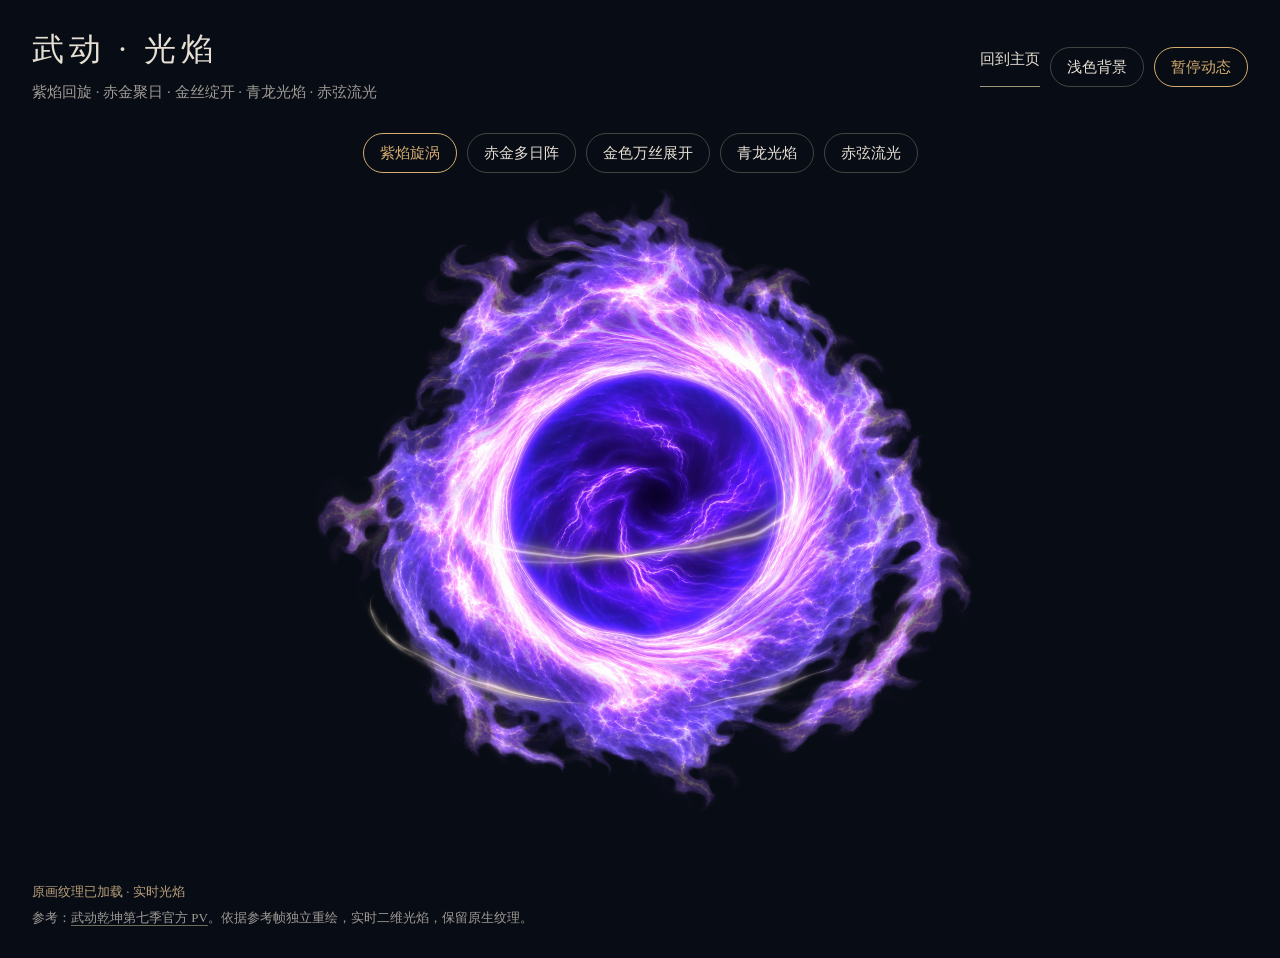
<file: trailer-effects-preview.html>
<!doctype html><html lang="zh-CN"><meta charset="utf-8"><meta name="viewport" content="width=device-width,initial-scale=1"><meta name="robots" content="noindex,follow"><title>武动 · 光焰 | Jia Li</title><link rel="icon" href="assets/favicon.png"><style>
*{box-sizing:border-box}body{margin:0;background:#080c15;color:#e6dfd3;font:15px/1.6 Georgia,'Microsoft YaHei',serif}body.light{background:#faf9f6;color:#26313b}header,footer{max-width:1500px;margin:auto;padding:24px 32px}header{display:flex;align-items:center;justify-content:space-between;gap:24px;flex-wrap:wrap}h1{font-size:32px;letter-spacing:.15em;font-weight:400;margin:0}p{margin:5px 0;opacity:.68}nav{display:flex;gap:10px;flex-wrap:wrap}button,a{color:inherit;font:inherit}button{border:1px solid #9e987b66;background:transparent;border-radius:24px;padding:7px 16px;cursor:pointer}button[aria-pressed=true]{border-color:#d4ad6e;color:#d4ad6e}a{text-decoration:none;border-bottom:1px solid #9e987b}button:focus-visible,a:focus-visible{outline:2px solid #d4ad6e;outline-offset:4px}.page-atmosphere{position:relative;max-width:1500px;margin:auto;min-height:560px;height:calc(100svh - 220px)}.trailer-art{position:absolute;inset:0}.trailer-art img,.trailer-art canvas{position:absolute;width:100%;height:100%;object-fit:contain;display:block}.trailer-art canvas{pointer-events:none}.trailer-art:not([data-flow-active]) canvas{visibility:hidden}.trailer-art[data-flow-active] img{visibility:hidden}footer{font-size:13px}footer p{max-width:1000px}#load-note{color:#bba27b;opacity:1}[hidden]{display:none!important}@media(max-width:700px){header,footer{padding:18px}.page-atmosphere{height:65svh;min-height:350px}h1{font-size:26px}button{padding:6px 11px}}
</style><header><div><h1>武动 · 光焰</h1><p>紫焰回旋 · 赤金聚日 · 金丝绽开 · 青龙光焰 · 赤弦流光</p></div><nav><a href="./?background=trailer">回到主页</a><button id="tone">浅色背景</button><button id="motion" aria-pressed="true">暂停动态</button></nav></header><nav style="justify-content:center;padding:0 20px"><button data-trailer-select="vortex" aria-pressed="true">紫焰旋涡</button><button data-trailer-select="suns" aria-pressed="false">赤金多日阵</button><button data-trailer-select="filaments" aria-pressed="false">金色万丝展开</button><button data-trailer-select="dragon" aria-pressed="false">青龙光焰</button><button data-trailer-select="strings" aria-pressed="false">赤弦流光</button></nav><main class="page-atmosphere" data-art-scope="gallery" data-background-current="trailer" data-art-motion="loop"><div class="trailer-art" data-trailer-art="vortex"><img alt="紫焰旋涡" decoding="async"><canvas data-trailer-flow aria-hidden="true"></canvas></div></main><footer><p id="load-note" role="status">正在加载…</p><p>参考：<a href="https://www.youtube.com/watch?v=3dBEJgBg_fc" target="_blank" rel="noopener">武动乾坤第七季官方 PV</a>。依据参考帧独立重绘，实时二维光焰，保留原生纹理。</p><button data-trailer-retry hidden>重试加载</button></footer><script type="application/json" id="trailer-art-sources">{"vortex": "assets/backgrounds/trailer-vfx/violet-vortex-v2-lossless.webp?v=aade62375ffe", "suns": "assets/backgrounds/trailer-vfx/golden-suns-v1-lossless.webp?v=ab881b0355f2", "filaments": "assets/backgrounds/trailer-vfx/golden-filaments-v1-lossless.webp?v=5d7e6d60e518", "dragon": "assets/backgrounds/trailer-vfx/cyan-dragon-v1-lossless.webp?v=787c2a591035", "strings": "assets/backgrounds/trailer-vfx/scarlet-strings-v1-lossless.webp?v=7a860a1a2b42"}</script><script src="trailer-effects.js?v=482b3ef03bd3"></script><script>
const root=document.querySelector('.page-atmosphere');document.querySelector('#tone').onclick=e=>{const light=document.body.classList.toggle('light');e.currentTarget.textContent=light?'深色背景':'浅色背景'};document.querySelector('#motion').onclick=e=>{const play=root.dataset.artMotion==='still';root.dataset.artMotion=play?'loop':'still';e.currentTarget.setAttribute('aria-pressed',String(play));e.currentTarget.textContent=play?'暂停动态':'播放动态'};
</script></html>
</file>
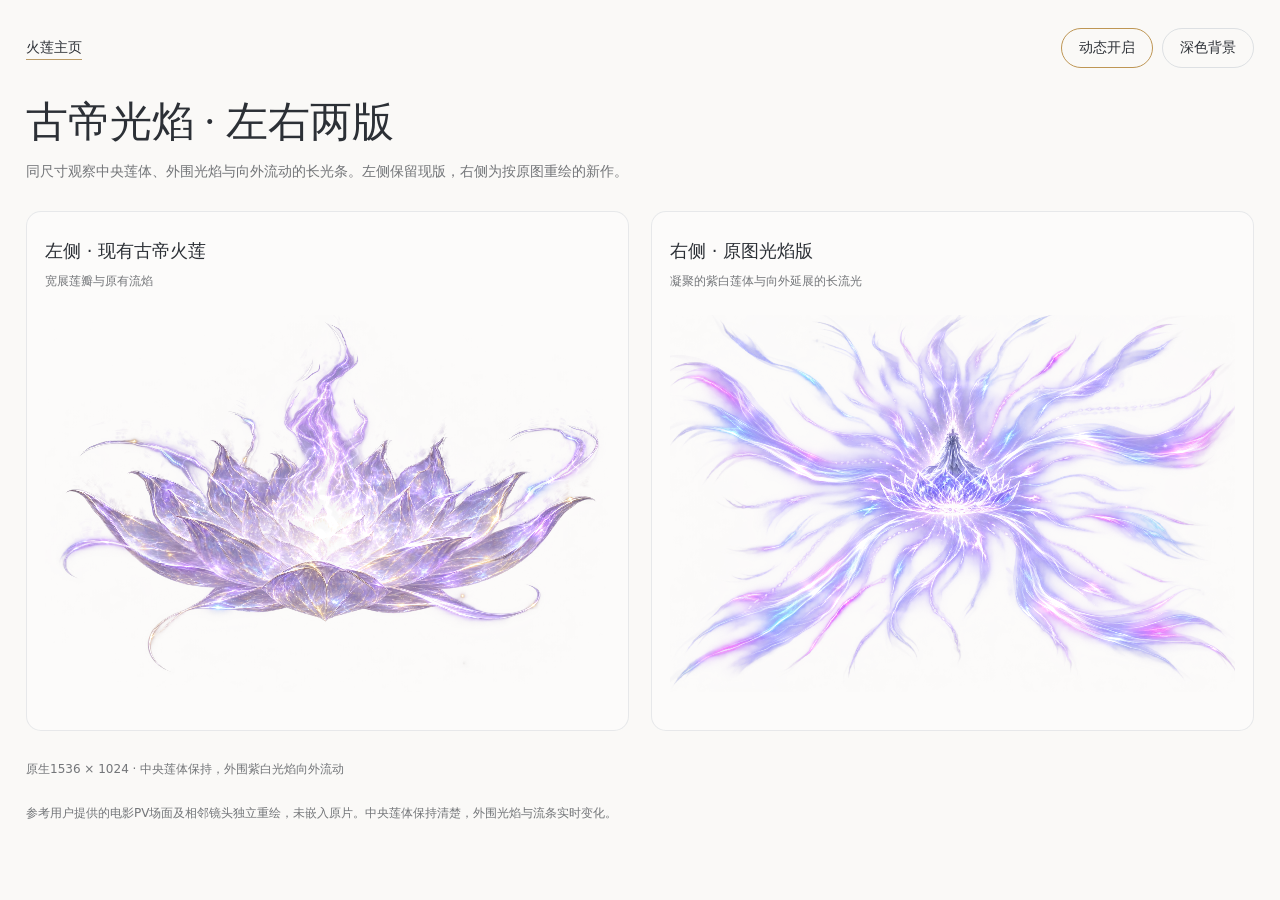
<file: tuoshe-lotus-comparison.html>
<!doctype html><html lang="zh-CN"><meta charset="utf-8"><meta name="viewport" content="width=device-width,initial-scale=1"><meta name="robots" content="noindex,follow"><title>古帝光焰 · 左右两版</title><link rel="icon" href="assets/favicon.png"><style>
*{box-sizing:border-box}body{margin:0;padding:28px 26px 40px;background:#faf9f7;color:#2c3036;font:14px/1.7 system-ui,'Microsoft YaHei',sans-serif}body.dark{background:#10151e;color:#e7ebf2}main{max-width:1400px;margin:auto}nav{display:flex;align-items:center;justify-content:space-between;gap:16px}a{color:inherit;text-decoration:none;border-bottom:1px solid #ba9b67}h1{font:500 clamp(26px,3.5vw,42px)/1.4 Georgia,'Noto Serif CJK SC',serif;margin:25px 0 8px}h2{font-size:18px;font-weight:500;margin:0}p{margin:4px 0 15px;opacity:.65}.controls{display:flex;gap:9px}button{font:inherit;border:1px solid #9aa6b44d;border-radius:24px;color:inherit;background:transparent;padding:7px 17px;cursor:pointer}button[aria-pressed=true]{border-color:#be9654}button:focus-visible,a:focus-visible{outline:2px solid #be9654;outline-offset:4px}.grid{display:grid;grid-template-columns:1fr 1fr;gap:22px;margin:28px 0}.card{padding:24px 18px 14px;border:1px solid #a9b0bd40;border-radius:15px;background:#ffffff65}.dark .card{background:#17202c99}.card p{font-size:12px}.stage{position:relative;aspect-ratio:3/2;width:100%;margin:24px auto}.lotus-frame{position:absolute;inset:0;background-position:center;background-repeat:no-repeat;background-size:contain}.lotus-frame.has-art-loop{background-size:0}.art-loop-canvas{width:100%;height:100%;object-fit:contain;display:block}.art-loop-canvas[hidden]{display:none!important}footer{font-size:12px;opacity:.65;margin-top:20px}#status{font-size:12px;min-height:24px}@media(max-width:760px){body{padding:20px 15px}.grid{grid-template-columns:1fr;gap:16px}.card{padding:18px 12px}.stage{margin:10px auto}h1{font-size:27px}.controls{gap:6px}button{font-size:12px;padding:6px 10px}}@media(prefers-reduced-motion:reduce){.art-loop-canvas{display:none!important}.lotus-frame.has-art-loop{background-size:contain}}
</style><main><nav><a href="./?background=lotus&amp;lotus=tuoshe&amp;artmotion=loop">火莲主页</a><div class="controls"><button id="motion" aria-pressed="true">动态开启</button><button id="tone">深色背景</button></div></nav><h1>古帝光焰 · 左右两版</h1><p>同尺寸观察中央莲体、外围光焰与向外流动的长光条。左侧保留现版，右侧为按原图重绘的新作。</p><div class="page-atmosphere" data-art-scope="gallery" data-art-motion="loop" data-background-current="lotus"><div class="grid" data-background-scene="lotus" data-active><section class="card"><h2>左侧 · 现有古帝火莲</h2><p>宽展莲瓣与原有流焰</p>
      <div class="stage" data-lotus-instance="0" data-lotus-stage="13"><span class="lotus-frame" data-lotus-frame="13" style="background-image:url('assets/backgrounds/fire-lotus-tuoshe-v1.png?v=5135927bf0cb')"></span></div></section><section class="card"><h2>右侧 · 原图光焰版</h2><p>凝聚的紫白莲体与向外延展的长流光</p>
      <div class="stage" data-lotus-instance="1" data-lotus-stage="13"><span class="lotus-frame" data-lotus-frame="13" style="background-image:url('assets/backgrounds/fire-lotus-tuoshe-v2-lossless.webp?v=d841e8541680')"></span></div></section></div></div><p id="status" role="status">正在加载两版火莲…</p><footer>参考用户提供的电影PV场面及相邻镜头独立重绘，未嵌入原片。中央莲体保持清楚，外围光焰与流条实时变化。</footer></main><script src="art-loops.js?v=1a53294124f8"></script><script>
const root=document.querySelector('.page-atmosphere'),status=document.querySelector('#status');
const sources=['assets/backgrounds/fire-lotus-tuoshe-v1.png?v=5135927bf0cb', 'assets/backgrounds/fire-lotus-tuoshe-v2-lossless.webp?v=d841e8541680'];
Promise.all([...document.querySelectorAll('[data-lotus-instance]')].map(async(item,i)=>{const image=new Image();image.src=sources[i];await image.decode();JiaArtLoops.lotus(item,13,image)})).then(()=>{status.textContent='原生1536 × 1024 · 中央莲体保持，外围紫白光焰向外流动'}).catch(()=>{status.textContent='素材未加载完成，请刷新重试'});
document.querySelector('#tone').onclick=e=>{document.body.classList.toggle('dark');e.target.textContent=document.body.classList.contains('dark')?'浅色背景':'深色背景'};
document.querySelector('#motion').onclick=e=>{const play=root.dataset.artMotion==='still';root.dataset.artMotion=play?'loop':'still';e.target.textContent=play?'动态开启':'动态暂停';e.target.setAttribute('aria-pressed',String(play));JiaArtLoops.wake()};
</script></html>
</file>
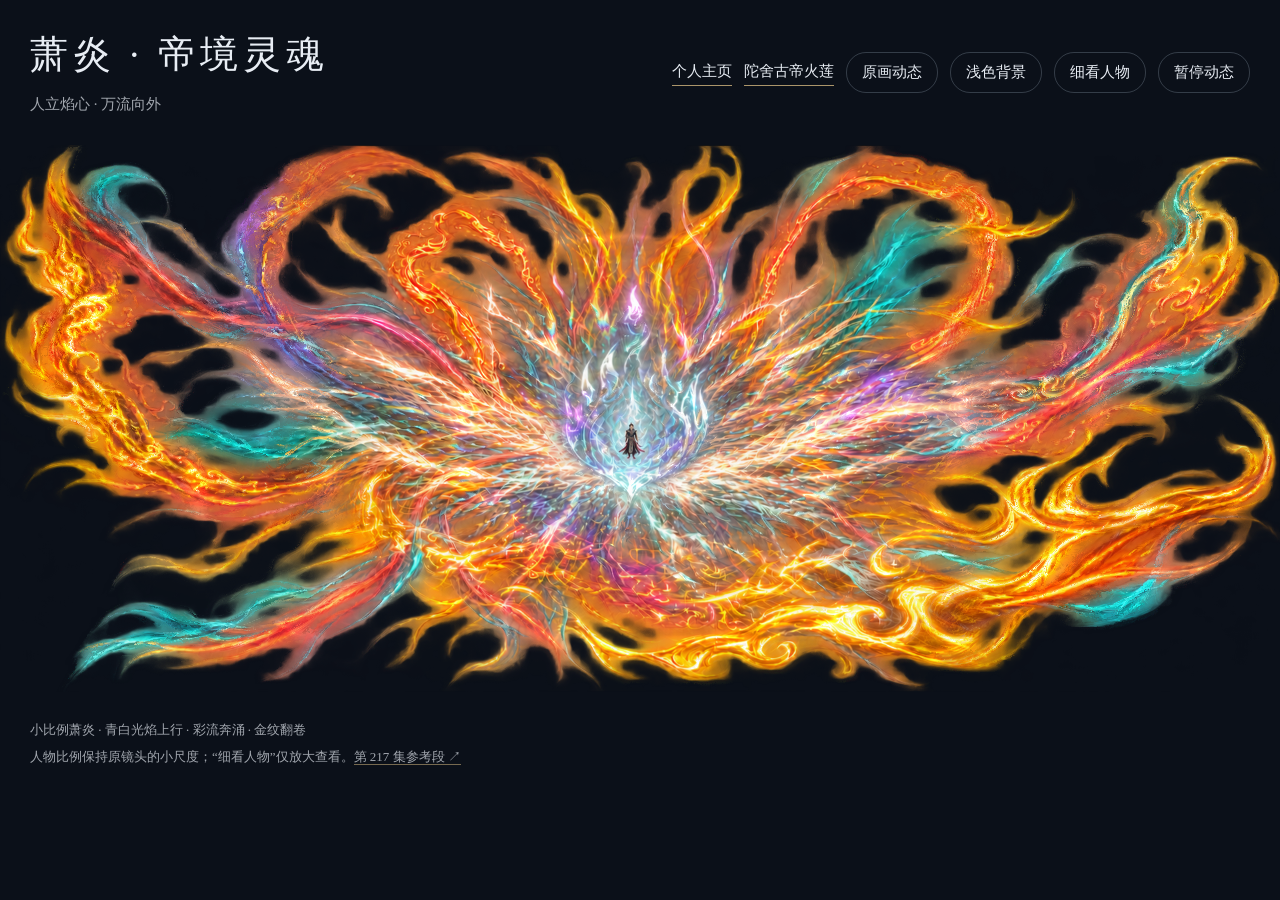
<file: xiaoyan-soul-preview.html>
<!doctype html><html lang="zh-CN"><meta charset="utf-8"><meta name="viewport" content="width=device-width,initial-scale=1"><meta name="robots" content="noindex,follow"><title>萧炎 · 帝境灵魂 | Jia Li</title><link rel="icon" href="assets/favicon.png"><style>
*{box-sizing:border-box}body{margin:0;background:#0b1019;color:#e8edf4;font:15px/1.7 Georgia,'Microsoft YaHei',serif}body.light{background:#faf9f7;color:#26303a}header,footer{padding:22px 30px;max-width:1740px;margin:auto}header{display:flex;align-items:center;justify-content:space-between;gap:20px;flex-wrap:wrap}h1{font-size:clamp(25px,3vw,40px);font-weight:400;letter-spacing:.12em;margin:0}p{margin:5px 0;opacity:.68}nav{display:flex;gap:12px;flex-wrap:wrap;align-items:center}a,button{color:inherit}a{text-decoration:none;border-bottom:1px solid #ab956a}button{font:inherit;cursor:pointer;padding:7px 15px;border:1px solid #8796a455;border-radius:20px;background:none}.page-atmosphere{position:relative;max-width:1920px;margin:auto;overflow:hidden}.stage{position:relative;aspect-ratio:1919/820;min-height:220px}.soul-render{position:absolute;inset:0}.soul-render img,.art-loop-canvas{width:100%;height:100%;object-fit:contain;display:block}.soul-render.has-art-loop>img{visibility:hidden}.art-loop-canvas{position:absolute;inset:0}.art-loop-canvas[hidden]{display:none!important}footer{font-size:13px}.focus .stage{aspect-ratio:16/9}.focus .soul-render{inset:-35% -65%;transform:translateY(1%)}button:focus-visible,a:focus-visible{outline:2px solid #d1b879;outline-offset:4px}@media(max-width:700px){header,footer{padding:18px}.stage{min-height:0}nav{gap:9px}button{padding:6px 11px}}@media(prefers-reduced-motion:reduce){.art-loop-canvas{display:none!important}.soul-render.has-art-loop>img{visibility:visible}}
</style><header><div><h1>萧炎 · 帝境灵魂</h1><p>人立焰心 · 万流向外</p></div><nav><a href="./?background=xiaoyan-soul">个人主页</a><a href="tuoshe-lotus-comparison.html">陀舍古帝火莲</a><button id="painting" data-original-src="assets/backgrounds/fire-lotus-tuoshe-streams-v1-lossless.webp?v=9fd760c97f26">原画动态</button><button id="tone">浅色背景</button><button id="focus" aria-pressed="false">细看人物</button><button id="motion" aria-pressed="true">暂停动态</button></nav></header><main class="page-atmosphere" data-art-scope="gallery" data-art-motion="loop" data-background-current="xiaoyan-soul"><div class="stage" data-background-scene="xiaoyan-soul" data-active><div class="soul-render" data-emperor-soul-host><img id="soul" data-emperor-soul src="assets/backgrounds/xiaoyan-emperor-soul-v2-lossless.webp?v=10a472822850" alt="萧炎位于青白光焰中央，彩色细流与金色卷纹向两翼延展"></div></div></main><footer><p id="status" role="status">正在加载全景…</p><p>人物比例保持原镜头的小尺度；“细看人物”仅放大查看。<a href="https://www.youtube.com/watch?v=TJywssCbxN8&amp;t=440" target="_blank" rel="noopener">第 217 集参考段 ↗</a></p></footer><script src="art-loops.js?v=f7f095255bc6"></script><script>
const root=document.querySelector('.page-atmosphere'),initial=document.querySelector('#soul'),host=initial.parentElement,painting=document.querySelector('#painting');
const pictures=new Map([['corrected',initial]]);let selected='corrected',sequence=0;
async function choosePainting(kind){const token=++sequence;let im=pictures.get(kind);if(!im){im=new Image();im.alt=initial.alt;im.id='soul';im.setAttribute('data-emperor-soul','');im.src=painting.dataset.originalSrc;pictures.set(kind,im)}try{await im.decode();if(token!==sequence)return;const current=host.querySelector('img');if(current!==im)current.replaceWith(im);im.setAttribute('data-art-ready','');JiaArtLoops.imagery(im);selected=kind;painting.textContent=kind==='corrected'?'原画动态':'萧炎修正版';document.querySelector('#status').textContent=(kind==='original'?'原画保留 · ':'小比例萧炎 · ')+'青白光焰上行 · 彩流奔涌 · 金纹翻卷'}catch(_){document.querySelector('#status').textContent='图片加载失败，请刷新重试'}}
choosePainting('corrected');painting.onclick=()=>choosePainting(selected==='corrected'?'original':'corrected');
document.querySelector('#tone').onclick=e=>{const light=document.body.classList.toggle('light');e.currentTarget.textContent=light?'深色背景':'浅色背景'};
document.querySelector('#focus').onclick=e=>{const focus=document.body.classList.toggle('focus');e.currentTarget.textContent=focus?'完整全景':'细看人物';e.currentTarget.setAttribute('aria-pressed',String(focus));JiaArtLoops.wake()};
document.querySelector('#motion').onclick=e=>{const play=root.dataset.artMotion==='still';root.dataset.artMotion=play?'loop':'still';e.currentTarget.textContent=play?'暂停动态':'播放动态';e.currentTarget.setAttribute('aria-pressed',String(play));JiaArtLoops.wake()};
</script></html>
</file>
<file: emperor-scene.css>
/* A single intact figure; Emperor Flame grows behind it and along the cuffs. */
.emperor-tableau{position:absolute;left:max(0px,calc((100vw - 1840px)/2));top:7vh;width:calc((100vw - 820px)/2);max-width:500px;height:min(84vh,900px);transform:translate3d(calc(var(--trace-x,0px)*.65),calc(var(--trace-y,0px)*.65),0);isolation:isolate}
.emperor-body{position:absolute;z-index:10;left:7%;top:7%;width:86%;height:87%;filter:drop-shadow(0 1px 5px #8c99bd20)}
.emperor-body>img,.emperor-body>.art-loop-canvas{width:100%;height:100%;object-fit:contain;position:absolute;inset:0}
.emperor-body>img:not([src]){visibility:hidden}
.emperor-body.has-art-loop>img{visibility:hidden}
.emperor-orbit-flame,.emperor-origin{position:absolute;background-repeat:no-repeat;background-size:300% 200%;background-position:var(--cell-x) var(--cell-y);aspect-ratio:1;transform:translate(-50%,-50%);will-change:transform}
.emperor-orbit-flame{left:50%;top:50%;width:27%;max-width:128px;z-index:8;opacity:0;transition:opacity .8s}
.emperor-origin{left:50%;top:35%;width:110%;height:75%;z-index:2;opacity:.78;background-size:300% 200%}
.emperor-origin.has-art-loop,.emperor-orbit-flame.has-art-loop{background-image:none!important}
.emperor-tableau .art-loop-canvas{display:block;width:100%;height:100%;object-fit:contain}
.emperor-tableau .art-loop-canvas[hidden]{display:none!important}
.emperor-fire-back,.emperor-fire-front{position:absolute;inset:0;width:100%;height:100%;pointer-events:none;opacity:.9}
.emperor-fire-back{z-index:4}.emperor-fire-front{z-index:11}
.emperor-ruler{position:absolute;right:max(0px,calc((100vw - 1840px)/2));top:12vh;width:calc((100vw - 860px)/2);max-width:470px;height:min(80vh,860px);isolation:isolate;transform:translate3d(calc(var(--trace-x,0px)*-.48),calc(var(--trace-y,0px)*.52),0)}
.emperor-ruler-float{position:relative;width:100%;height:100%;transform:rotate(11deg);transform-origin:50% 55%}
.emperor-ruler-art{position:absolute;inset:0;z-index:2}
.emperor-ruler-art>img,.emperor-ruler-art>.art-loop-canvas{position:absolute;inset:0;width:100%;height:100%;object-fit:contain}
.emperor-ruler-art>img:not([src]){visibility:hidden}
.emperor-ruler-art.has-art-loop>img{visibility:hidden}
.emperor-ruler-art>.art-loop-canvas[hidden]{display:none!important}
.emperor-ruler-fire{position:absolute;inset:0;width:100%;height:100%;z-index:1;pointer-events:none}
.emperor-ruler-channels{position:absolute;inset:0;width:100%;height:100%;z-index:3;pointer-events:none}
.page-atmosphere[data-background-layout=page] .emperor-ruler{top:140px}
.page-atmosphere[data-background-visibility=subtle] .emperor-ruler{animation:emperor-presence 30s ease-in-out infinite;animation-delay:-5s;animation-play-state:var(--scene-motion,paused)}
.emperor-tableau[data-volume=ready] .emperor-origin{opacity:.60}
.page-atmosphere[data-background-layout=page] .emperor-tableau{top:80px}
.page-atmosphere[data-background-visibility=subtle] .emperor-tableau{animation:emperor-presence 30s ease-in-out infinite;animation-play-state:var(--scene-motion,paused)}
@keyframes emperor-presence{0%,100%{opacity:0}12%,58%{opacity:1}90%{opacity:0}}
@media(prefers-reduced-motion:reduce){.emperor-tableau,.emperor-ruler{animation:none!important}.emperor-fire-back,.emperor-fire-front,.emperor-ruler-fire,.emperor-ruler-channels{display:none}}
@media print{.emperor-scene{display:none!important}}
</file>
